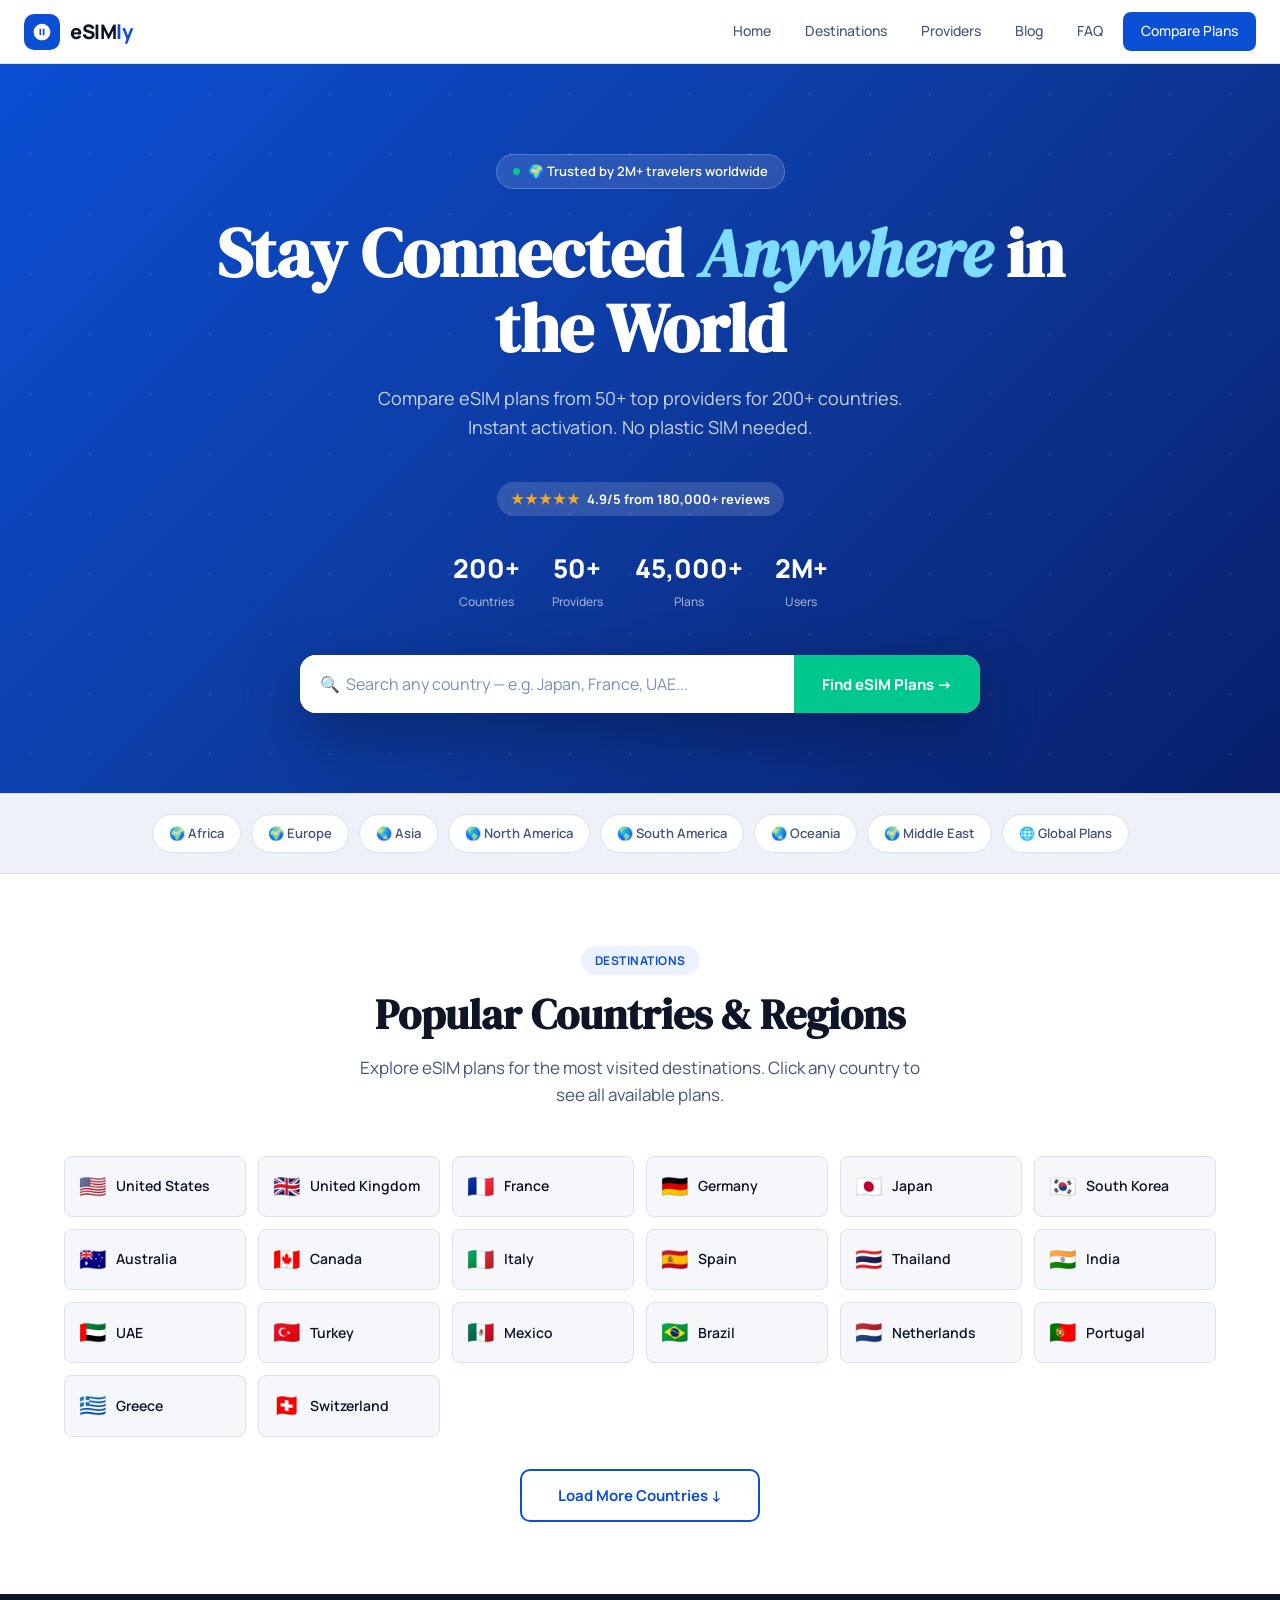
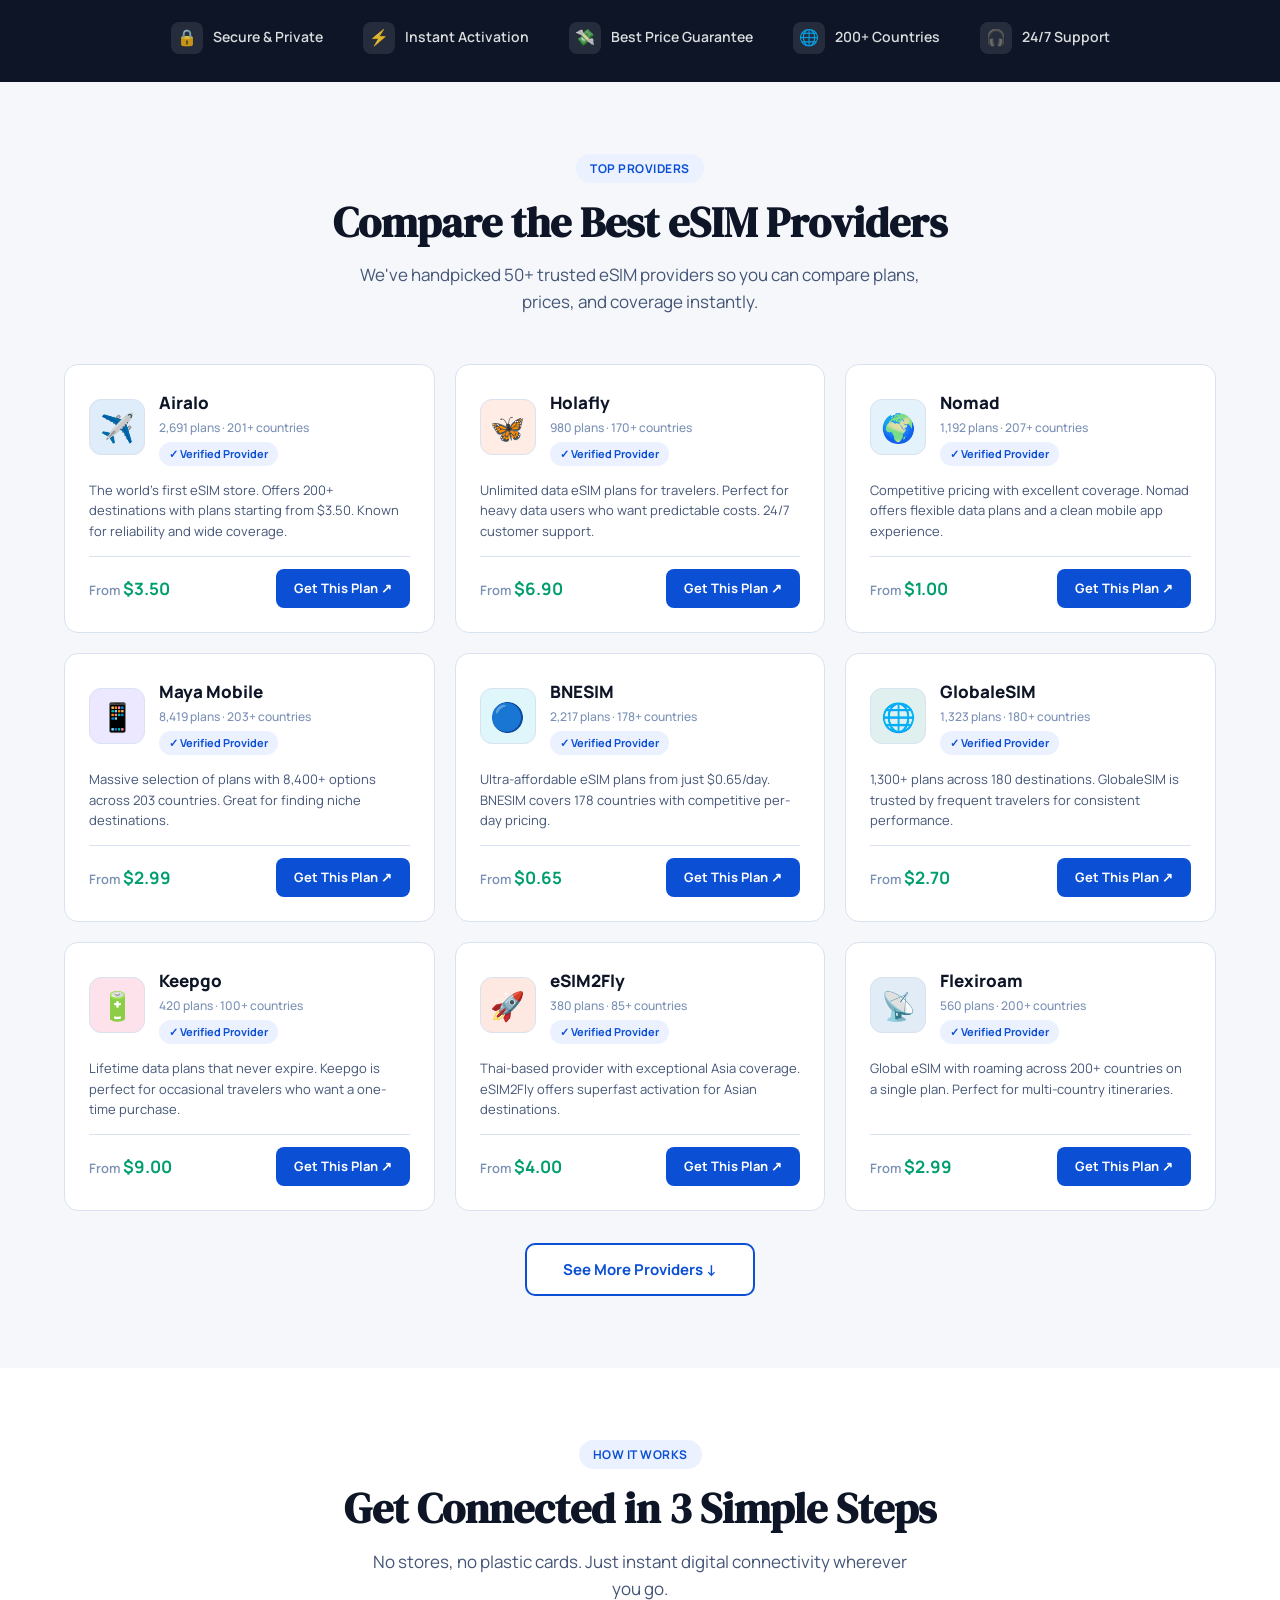
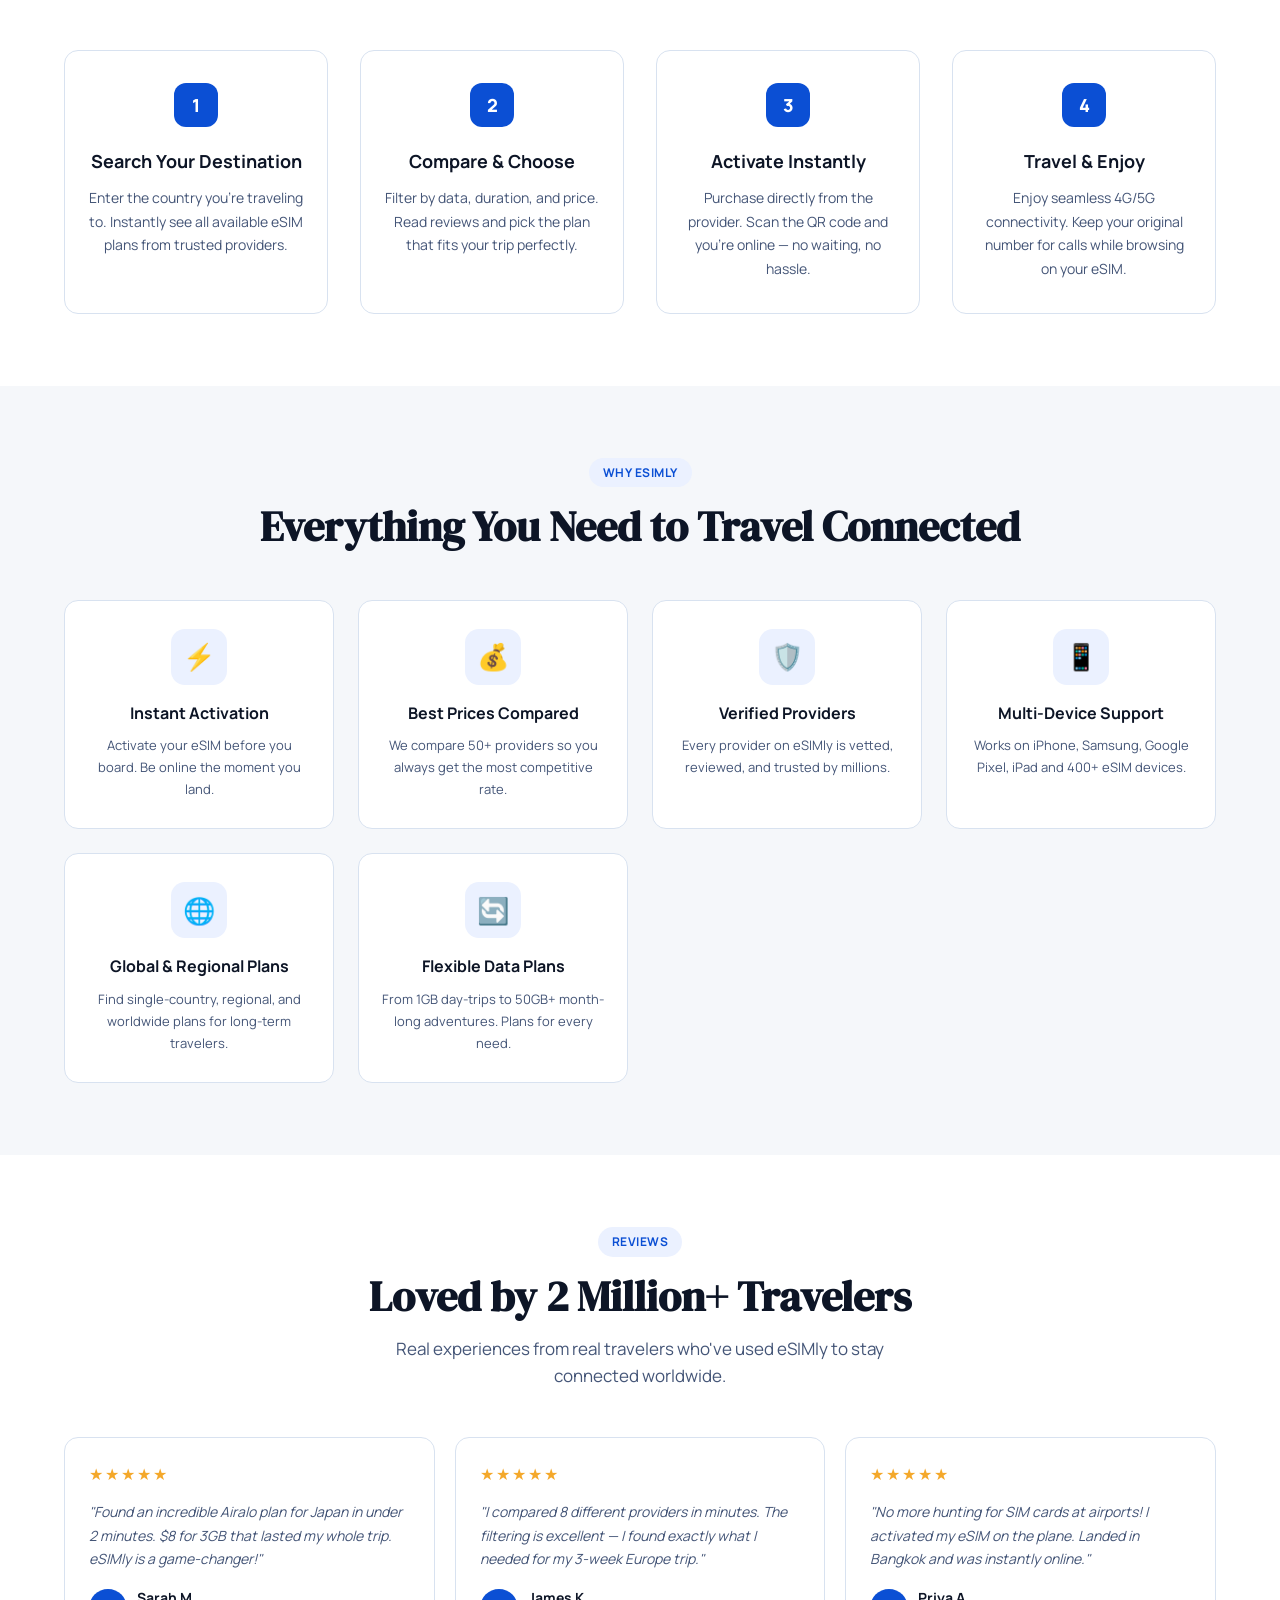
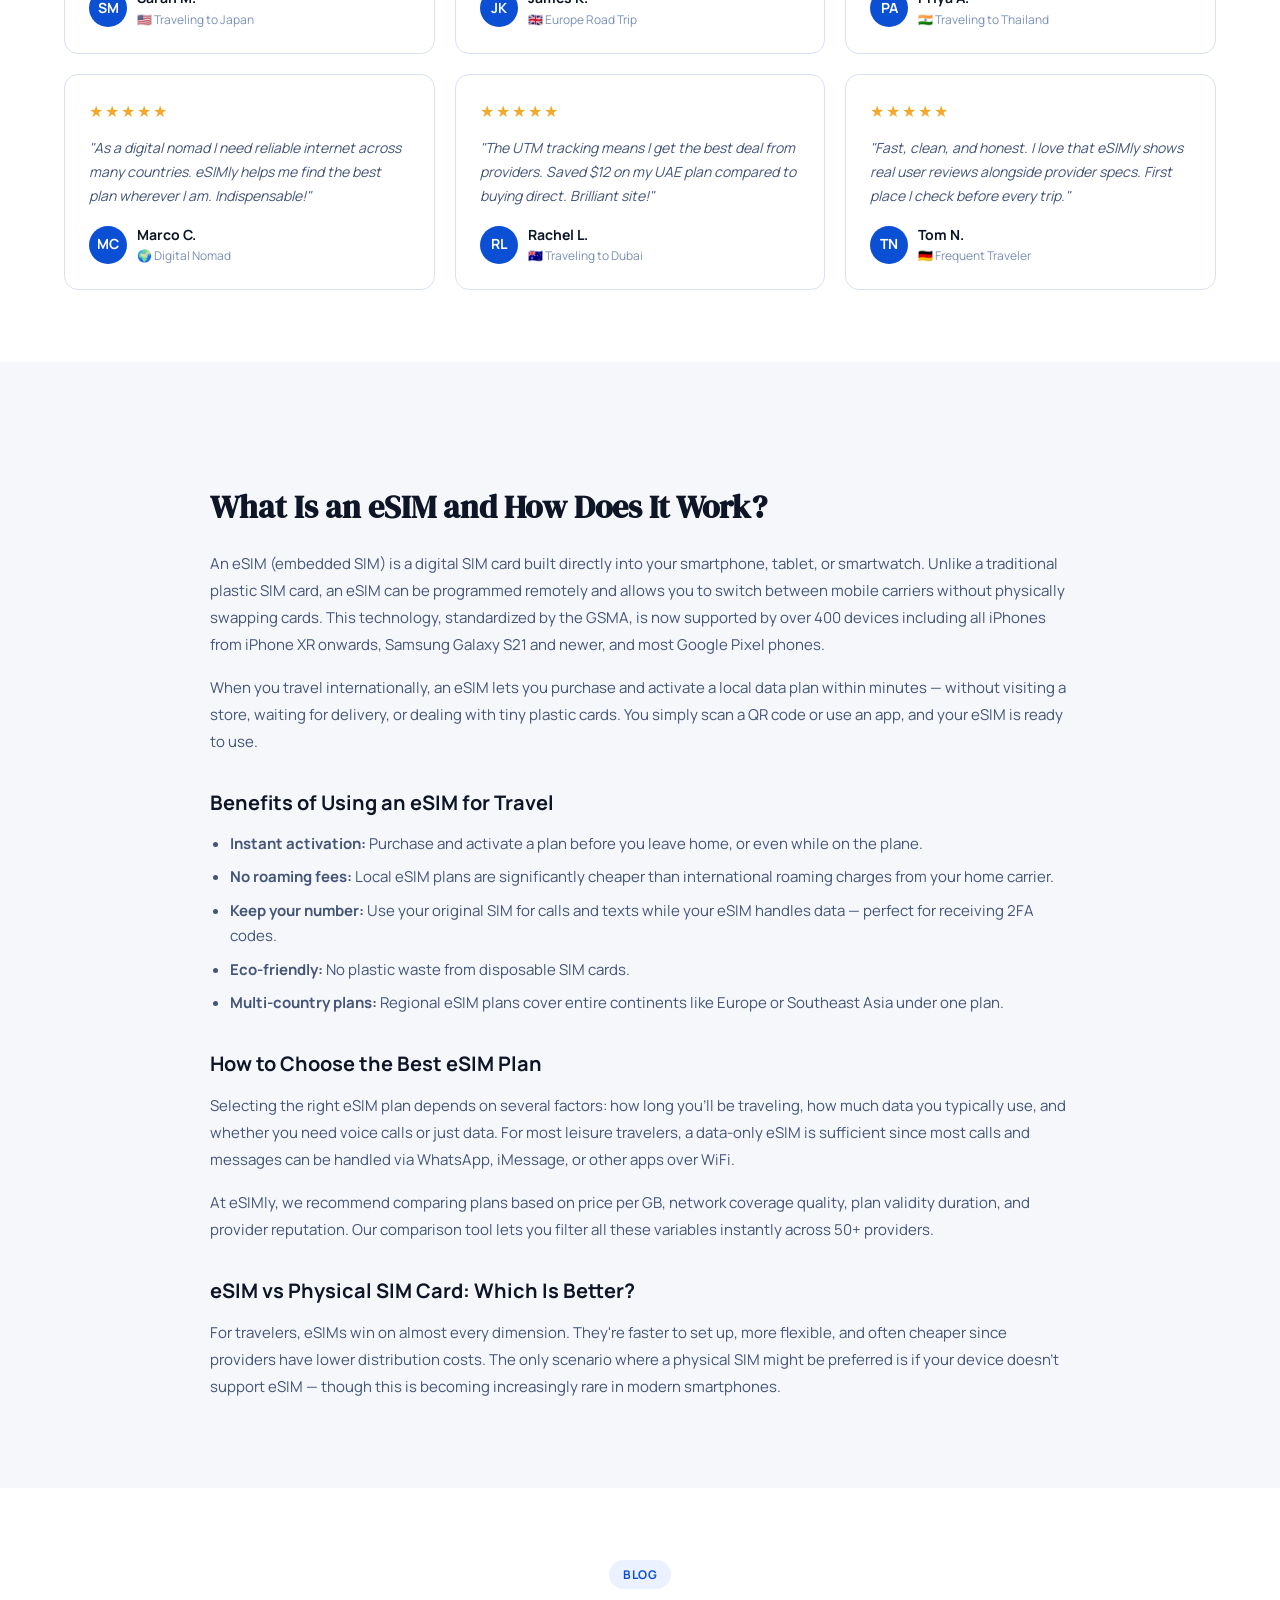
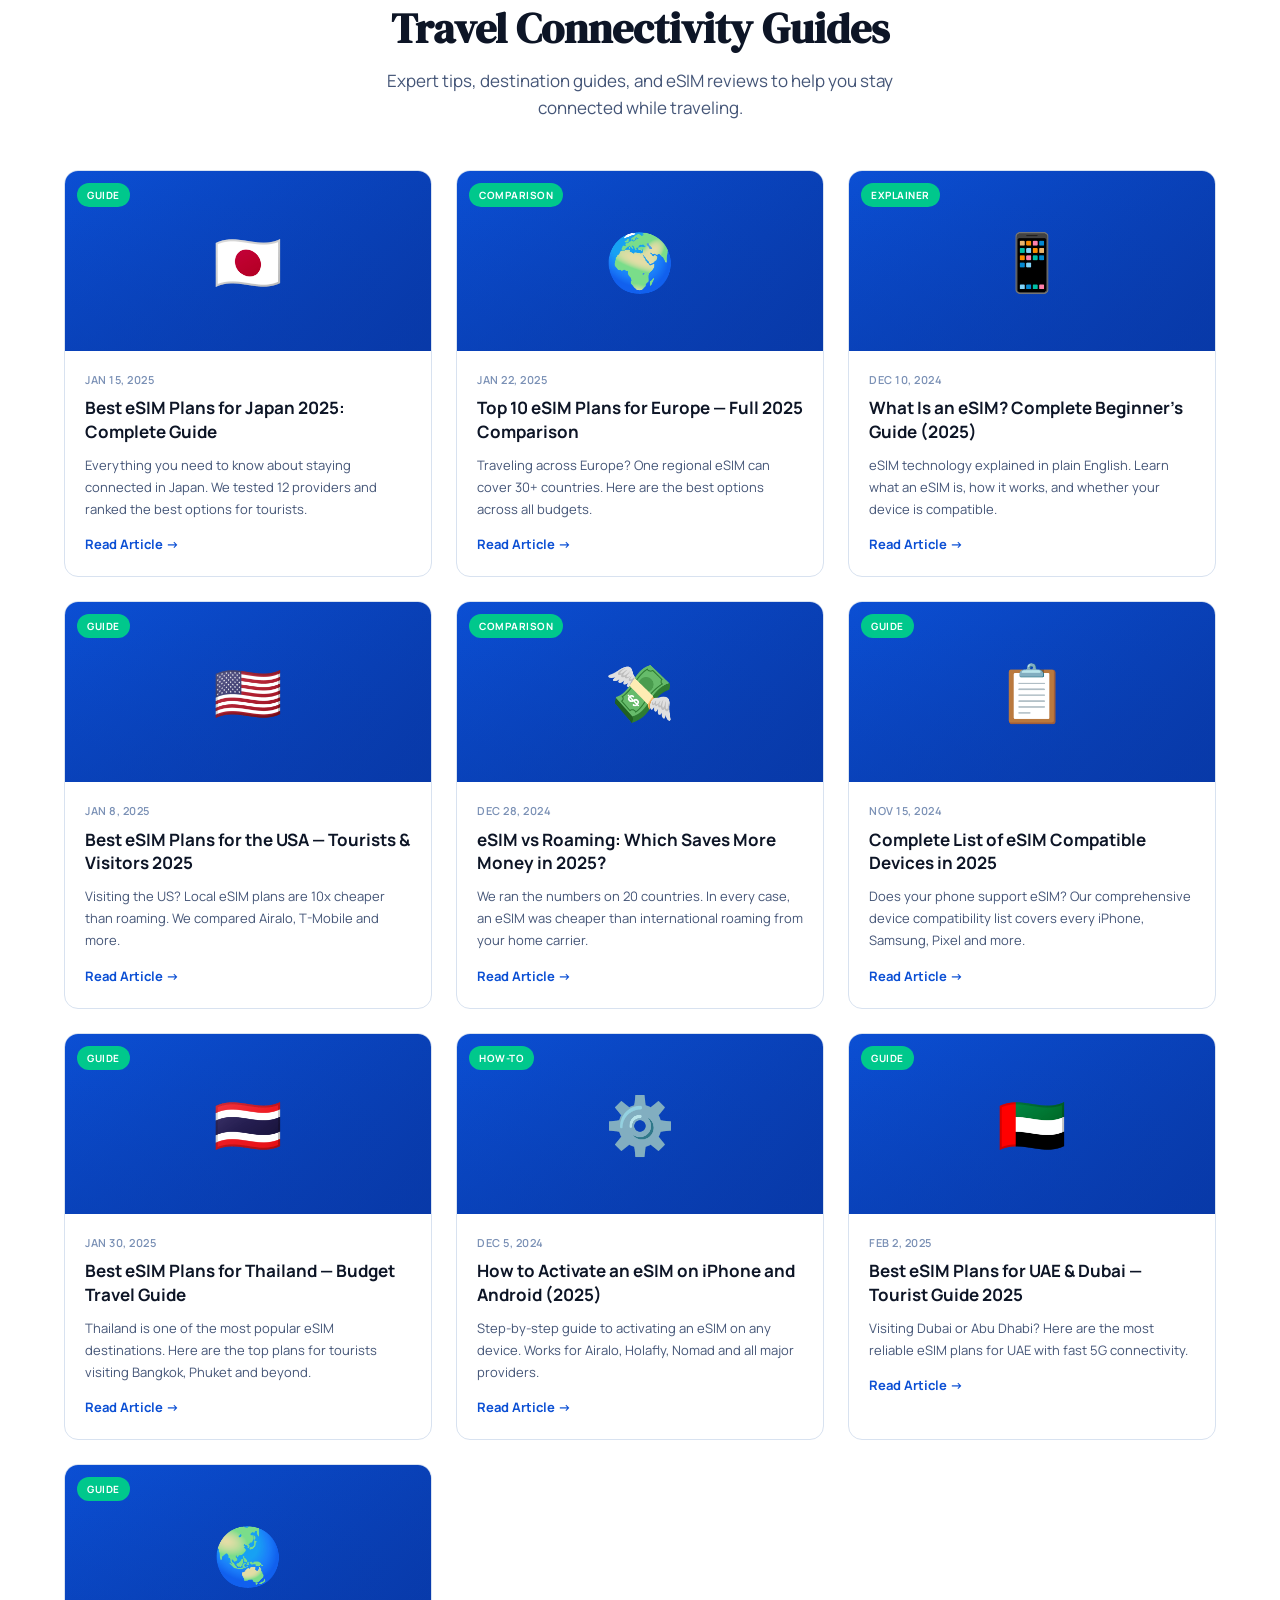
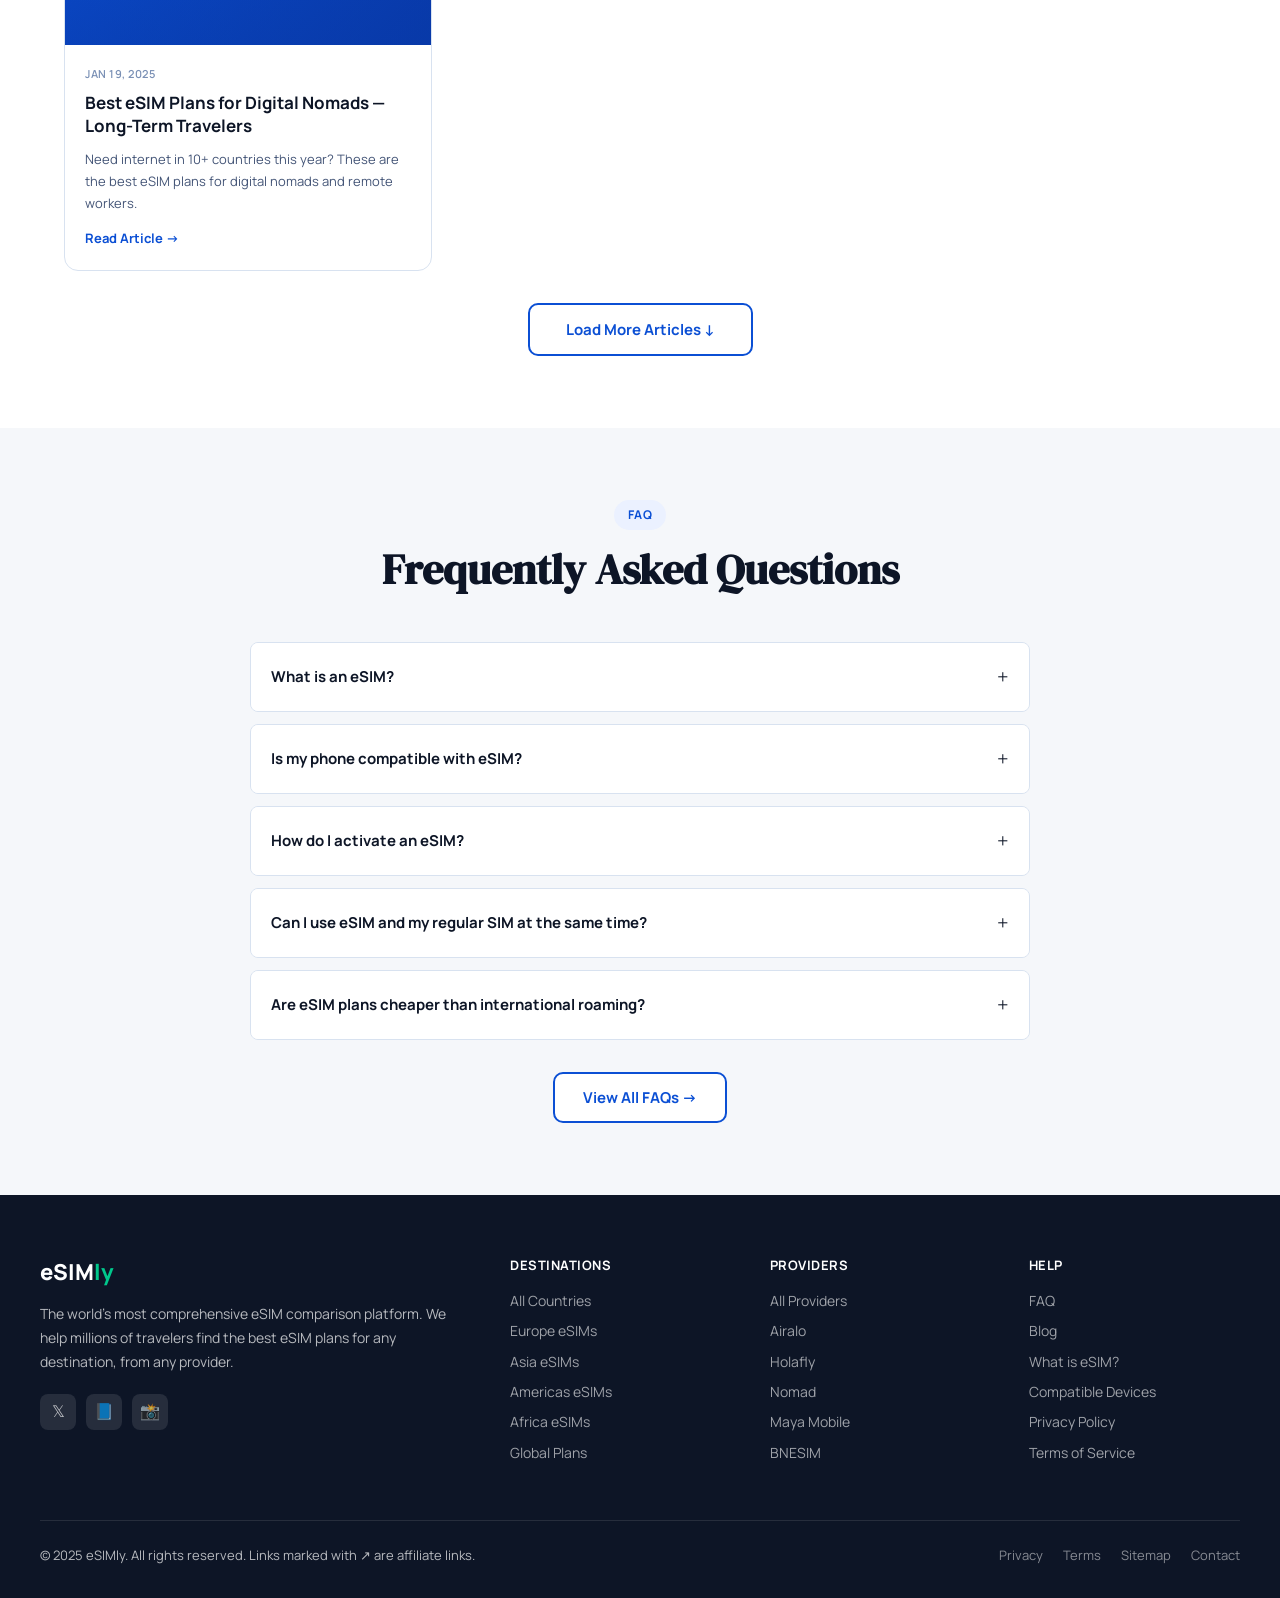
<file: index.html>
<!DOCTYPE html>
<html lang="en">
<head>
<meta charset="UTF-8">
<meta name="viewport" content="width=device-width, initial-scale=1.0">
<title>eSIMly – Compare & Buy eSIM Plans for 200+ Countries</title>
<meta name="description" content="Compare the best eSIM plans from 50+ providers for 200+ countries. Instant activation, no physical SIM needed. Save on roaming with eSIMly.">
<meta name="keywords" content="eSIM, travel eSIM, international eSIM, buy eSIM, best eSIM provider, compare eSIM plans">
<meta property="og:title" content="eSIMly – Compare & Buy eSIM Plans for 200+ Countries">
<meta property="og:description" content="Compare the best eSIM plans from 50+ providers. Instant activation, no roaming fees.">
<meta property="og:type" content="website">
<link rel="canonical" href="https://esimly.com/">
<link rel="preconnect" href="https://fonts.googleapis.com">
<link rel="preconnect" href="https://fonts.gstatic.com" crossorigin>
<link href="https://fonts.googleapis.com/css2?family=DM+Serif+Display:ital@0;1&family=Manrope:wght@300;400;500;600;700;800&display=swap" rel="stylesheet">

<style>
  *, *::before, *::after { box-sizing: border-box; margin: 0; padding: 0; }

  :root {
    --primary: #0B4FD4;
    --primary-dark: #0839A8;
    --primary-light: #EBF1FF;
    --accent: #00C88C;
    --accent-dark: #009E6E;
    --surface: #FFFFFF;
    --bg: #F5F7FA;
    --bg2: #EEF2F8;
    --text: #0D1526;
    --text2: #445577;
    --text3: #7A90B5;
    --border: #D8E2F0;
    --border2: #BFD0E8;
    --radius: 14px;
    --radius-sm: 8px;
    --radius-lg: 22px;
    --shadow: 0 2px 16px rgba(11,79,212,0.08);
    --shadow-md: 0 8px 40px rgba(11,79,212,0.13);
    --font: 'Manrope', sans-serif;
    --font-display: 'DM Serif Display', serif;
  }

  body { font-family: var(--font); background: var(--bg); color: var(--text); line-height: 1.6; font-size: 15px; }
  
  /* ========== NAVBAR ========== */
  nav {
    position: sticky; top: 0; z-index: 1000;
    background: rgba(255,255,255,0.96);
    backdrop-filter: blur(12px);
    border-bottom: 1px solid var(--border);
    padding: 0 24px;
    height: 64px; display: flex; align-items: center; justify-content: space-between;
  }
  .nav-logo { display: flex; align-items: center; gap: 10px; cursor: pointer; text-decoration: none; }
  .nav-logo-icon { width: 36px; height: 36px; background: var(--primary); border-radius: 10px; display: flex; align-items: center; justify-content: center; }
  .nav-logo-icon svg { width: 20px; height: 20px; fill: white; }
  .nav-logo-text { font-size: 20px; font-weight: 800; color: var(--text); letter-spacing: -0.5px; }
  .nav-logo-text span { color: var(--primary); }
  .nav-links { display: flex; gap: 6px; align-items: center; }
  .nav-links a { text-decoration: none; color: var(--text2); font-size: 14px; font-weight: 500; padding: 7px 14px; border-radius: 8px; transition: all .2s; cursor: pointer; }
  .nav-links a:hover, .nav-links a.active { background: var(--primary-light); color: var(--primary); }
  .nav-cta { background: var(--primary); color: white !important; border-radius: 8px; padding: 8px 18px !important; }
  .nav-cta:hover { background: var(--primary-dark) !important; color: white !important; }
  .nav-hamburger { display: none; flex-direction: column; gap: 5px; cursor: pointer; padding: 4px; }
  .nav-hamburger span { display: block; width: 22px; height: 2px; background: var(--text); border-radius: 2px; }
  .mobile-menu { display: none; position: fixed; top: 64px; left: 0; right: 0; background: white; border-bottom: 1px solid var(--border); padding: 16px 24px; z-index: 999; flex-direction: column; gap: 4px; }
  .mobile-menu.open { display: flex; }
  .mobile-menu a { padding: 10px 14px; border-radius: 8px; color: var(--text2); font-weight: 500; cursor: pointer; text-decoration: none; }
  .mobile-menu a:hover { background: var(--primary-light); color: var(--primary); }

  /* ========== PAGE SYSTEM ========== */
  .page { display: none; }
  .page.active { display: block; }

  /* ========== HERO ========== */
  .hero {
    background: linear-gradient(135deg, #0B4FD4 0%, #0D3A9E 50%, #081F6B 100%);
    padding: 90px 24px 80px;
    text-align: center;
    position: relative;
    overflow: hidden;
  }
  .hero::before {
    content: '';
    position: absolute; top: 0; left: 0; right: 0; bottom: 0;
    background: url("data:image/svg+xml,%3Csvg xmlns='http://www.w3.org/2000/svg' width='60' height='60'%3E%3Ccircle cx='30' cy='30' r='1.5' fill='rgba(255,255,255,0.08)'/%3E%3C/svg%3E");
    background-size: 60px 60px;
  }
  .hero-badge {
    display: inline-flex; align-items: center; gap: 8px;
    background: rgba(255,255,255,0.12); border: 1px solid rgba(255,255,255,0.2);
    color: white; font-size: 13px; font-weight: 600; padding: 6px 16px;
    border-radius: 50px; margin-bottom: 28px; position: relative;
  }
  .hero-badge::before { content: ''; width: 7px; height: 7px; background: var(--accent); border-radius: 50%; }
  .hero h1 {
    font-family: var(--font-display);
    font-size: clamp(38px, 6vw, 68px);
    color: white; line-height: 1.1; margin-bottom: 18px;
    position: relative;
    max-width: 860px; margin-left: auto; margin-right: auto;
  }
  .hero h1 em { font-style: italic; color: #7EDDFF; }
  .hero p { color: rgba(255,255,255,0.78); font-size: 18px; max-width: 560px; margin: 0 auto 40px; position: relative; }
  .hero-stats { display: flex; gap: 32px; justify-content: center; margin-bottom: 44px; position: relative; flex-wrap: wrap; }
  .hero-stat { text-align: center; }
  .hero-stat-num { font-size: 26px; font-weight: 800; color: white; }
  .hero-stat-label { font-size: 12px; color: rgba(255,255,255,0.6); font-weight: 500; margin-top: 2px; }

  /* ========== SEARCH BOX ========== */
  .search-box {
    max-width: 680px; margin: 0 auto; position: relative; z-index: 2;
  }
  .search-inner {
    display: flex; background: white; border-radius: 16px;
    box-shadow: 0 20px 60px rgba(0,0,0,0.3);
    overflow: hidden;
  }
  .search-inner input {
    flex: 1; border: none; outline: none;
    padding: 18px 20px; font-size: 16px; font-family: var(--font);
    color: var(--text); background: white;
  }
  .search-inner input::placeholder { color: var(--text3); }
  .search-btn {
    background: var(--accent); color: white; border: none; cursor: pointer;
    padding: 0 28px; font-size: 15px; font-weight: 700; font-family: var(--font);
    transition: background .2s; white-space: nowrap;
  }
  .search-btn:hover { background: var(--accent-dark); }
  .search-suggestions {
    position: absolute; top: calc(100% + 8px); left: 0; right: 0;
    background: white; border-radius: 14px; box-shadow: var(--shadow-md);
    border: 1px solid var(--border); overflow: hidden; display: none; z-index: 100;
  }
  .search-suggestions.show { display: block; }
  .search-suggestion {
    padding: 12px 20px; cursor: pointer; display: flex; align-items: center; gap: 12px;
    font-size: 14px; color: var(--text); transition: background .15s;
  }
  .search-suggestion:hover { background: var(--primary-light); color: var(--primary); }
  .search-suggestion .flag { font-size: 20px; }

  /* ========== SECTIONS ========== */
  section { padding: 72px 24px; max-width: 1200px; margin: 0 auto; }
  .section-header { text-align: center; margin-bottom: 48px; }
  .section-tag { display: inline-block; background: var(--primary-light); color: var(--primary); font-size: 12px; font-weight: 700; padding: 5px 14px; border-radius: 50px; margin-bottom: 14px; letter-spacing: 0.5px; text-transform: uppercase; }
  .section-title { font-family: var(--font-display); font-size: clamp(28px, 4vw, 42px); color: var(--text); line-height: 1.2; margin-bottom: 14px; }
  .section-desc { color: var(--text2); font-size: 17px; max-width: 560px; margin: 0 auto; }
  .section-divider { border: none; border-top: 1px solid var(--border); margin: 0; }

  /* ========== COUNTRIES GRID ========== */
  .countries-section { background: white; }
  .countries-section > div { max-width: 1200px; margin: 0 auto; padding: 72px 24px; }
  .countries-grid { display: grid; grid-template-columns: repeat(auto-fill, minmax(160px, 1fr)); gap: 12px; }
  .country-card {
    display: flex; align-items: center; gap: 10px;
    padding: 12px 14px; background: var(--bg); border: 1px solid var(--border);
    border-radius: var(--radius-sm); cursor: pointer; text-decoration: none;
    transition: all .2s; font-size: 14px; font-weight: 600; color: var(--text);
  }
  .country-card:hover { background: var(--primary-light); border-color: var(--primary); color: var(--primary); transform: translateY(-2px); box-shadow: var(--shadow); }
  .country-card .flag { font-size: 22px; }
  .load-more-btn {
    display: block; margin: 32px auto 0;
    background: var(--surface); border: 2px solid var(--primary); color: var(--primary);
    font-family: var(--font); font-size: 15px; font-weight: 700;
    padding: 14px 36px; border-radius: 10px; cursor: pointer; transition: all .2s;
  }
  .load-more-btn:hover { background: var(--primary); color: white; }

  /* ========== PROVIDERS GRID ========== */
  .providers-grid { display: grid; grid-template-columns: repeat(auto-fill, minmax(320px, 1fr)); gap: 20px; }
  .provider-card {
    background: white; border: 1px solid var(--border); border-radius: var(--radius);
    padding: 24px; display: flex; flex-direction: column; gap: 14px;
    transition: all .25s; cursor: pointer;
  }
  .provider-card:hover { box-shadow: var(--shadow-md); border-color: var(--primary); transform: translateY(-3px); }
  .provider-top { display: flex; align-items: center; gap: 14px; }
  .provider-logo {
    width: 56px; height: 56px; border-radius: 12px; background: var(--bg2);
    display: flex; align-items: center; justify-content: center;
    font-size: 22px; font-weight: 800; color: var(--primary); border: 1px solid var(--border); flex-shrink: 0;
  }
  .provider-name { font-size: 17px; font-weight: 800; color: var(--text); }
  .provider-meta { font-size: 12px; color: var(--text3); font-weight: 500; margin-top: 2px; }
  .provider-badge { display: inline-flex; align-items: center; gap: 4px; background: var(--primary-light); color: var(--primary); font-size: 11px; font-weight: 700; padding: 3px 10px; border-radius: 50px; }
  .provider-desc { font-size: 13px; color: var(--text2); line-height: 1.6; flex: 1; }
  .provider-footer { display: flex; align-items: center; justify-content: space-between; padding-top: 12px; border-top: 1px solid var(--border); }
  .provider-price { font-size: 13px; color: var(--text3); font-weight: 600; }
  .provider-price strong { color: var(--accent-dark); font-size: 17px; }
  .provider-cta {
    background: var(--primary); color: white; border: none; cursor: pointer;
    font-family: var(--font); font-size: 13px; font-weight: 700;
    padding: 9px 18px; border-radius: 8px; transition: background .2s; text-decoration: none;
    display: inline-block;
  }
  .provider-cta:hover { background: var(--primary-dark); }

  /* ========== TRUST BADGES ========== */
  .trust-strip { background: var(--text); padding: 28px 24px; }
  .trust-strip-inner { max-width: 1100px; margin: 0 auto; display: flex; gap: 40px; align-items: center; justify-content: center; flex-wrap: wrap; }
  .trust-item { display: flex; align-items: center; gap: 10px; color: rgba(255,255,255,0.85); font-size: 14px; font-weight: 600; }
  .trust-icon { width: 32px; height: 32px; background: rgba(255,255,255,0.1); border-radius: 8px; display: flex; align-items: center; justify-content: center; font-size: 16px; }

  /* ========== HOW IT WORKS ========== */
  .steps-grid { display: grid; grid-template-columns: repeat(auto-fit, minmax(240px, 1fr)); gap: 32px; }
  .step-card { background: white; border: 1px solid var(--border); border-radius: var(--radius); padding: 32px 24px; text-align: center; position: relative; }
  .step-num { width: 44px; height: 44px; background: var(--primary); color: white; font-size: 18px; font-weight: 800; border-radius: 12px; display: flex; align-items: center; justify-content: center; margin: 0 auto 20px; }
  .step-title { font-size: 18px; font-weight: 700; margin-bottom: 10px; }
  .step-desc { color: var(--text2); font-size: 14px; line-height: 1.7; }

  /* ========== REVIEWS ========== */
  .reviews-grid { display: grid; grid-template-columns: repeat(auto-fit, minmax(280px, 1fr)); gap: 20px; }
  .review-card { background: white; border: 1px solid var(--border); border-radius: var(--radius); padding: 24px; }
  .review-stars { color: #F4A82A; font-size: 16px; margin-bottom: 12px; letter-spacing: 2px; }
  .review-text { font-size: 14px; color: var(--text2); line-height: 1.7; margin-bottom: 16px; font-style: italic; }
  .review-author { display: flex; align-items: center; gap: 10px; }
  .review-avatar { width: 38px; height: 38px; border-radius: 50%; background: var(--primary); color: white; display: flex; align-items: center; justify-content: center; font-weight: 700; font-size: 14px; }
  .review-name { font-weight: 700; font-size: 14px; }
  .review-location { font-size: 12px; color: var(--text3); }

  /* ========== SEO CONTENT ========== */
  .seo-content { max-width: 860px; margin: 0 auto; }
  .seo-content h2 { font-family: var(--font-display); font-size: 32px; margin-bottom: 16px; margin-top: 48px; color: var(--text); }
  .seo-content h3 { font-size: 20px; font-weight: 700; margin-bottom: 12px; margin-top: 32px; color: var(--text); }
  .seo-content p { color: var(--text2); margin-bottom: 16px; line-height: 1.8; }
  .seo-content ul { padding-left: 20px; color: var(--text2); margin-bottom: 16px; }
  .seo-content li { margin-bottom: 8px; line-height: 1.7; }

  /* ========== FAQ ========== */
  .faq-list { max-width: 780px; margin: 0 auto; }
  .faq-item { border: 1px solid var(--border); border-radius: var(--radius-sm); margin-bottom: 12px; overflow: hidden; }
  .faq-question { padding: 18px 20px; font-weight: 700; font-size: 15px; cursor: pointer; display: flex; justify-content: space-between; align-items: center; background: white; }
  .faq-question:hover { background: var(--primary-light); color: var(--primary); }
  .faq-toggle { font-size: 20px; font-weight: 300; transition: transform .3s; }
  .faq-answer { display: none; padding: 0 20px 18px; color: var(--text2); font-size: 14px; line-height: 1.8; background: white; }
  .faq-item.open .faq-answer { display: block; }
  .faq-item.open .faq-toggle { transform: rotate(45deg); }
  .faq-item.open .faq-question { color: var(--primary); }

  /* ========== BLOG SECTION ========== */
  .blog-grid { display: grid; grid-template-columns: repeat(auto-fill, minmax(310px, 1fr)); gap: 24px; }
  .blog-card { background: white; border: 1px solid var(--border); border-radius: var(--radius); overflow: hidden; transition: all .25s; cursor: pointer; }
  .blog-card:hover { box-shadow: var(--shadow-md); transform: translateY(-3px); }
  .blog-img { height: 180px; background: linear-gradient(135deg, var(--primary), var(--primary-dark)); display: flex; align-items: center; justify-content: center; font-size: 48px; position: relative; overflow: hidden; }
  .blog-img-overlay { position: absolute; inset: 0; background: linear-gradient(to bottom, transparent, rgba(8,57,168,0.4)); }
  .blog-category { position: absolute; top: 12px; left: 12px; background: var(--accent); color: white; font-size: 10px; font-weight: 700; padding: 4px 10px; border-radius: 50px; text-transform: uppercase; letter-spacing: 0.5px; }
  .blog-body { padding: 20px; }
  .blog-date { font-size: 11px; color: var(--text3); font-weight: 600; margin-bottom: 8px; text-transform: uppercase; letter-spacing: 0.5px; }
  .blog-title { font-size: 17px; font-weight: 700; color: var(--text); line-height: 1.4; margin-bottom: 10px; }
  .blog-excerpt { font-size: 13px; color: var(--text2); line-height: 1.7; }
  .blog-read-more { display: inline-flex; align-items: center; gap: 6px; margin-top: 14px; font-size: 13px; font-weight: 700; color: var(--primary); cursor: pointer; }

  /* ========== COUNTRY DETAIL PAGE ========== */
  .country-hero { background: linear-gradient(135deg, #0B4FD4, #0D3A9E); padding: 60px 24px; text-align: center; }
  .country-hero h1 { font-family: var(--font-display); font-size: clamp(30px,5vw,52px); color: white; margin-bottom: 12px; }
  .country-hero p { color: rgba(255,255,255,0.8); font-size: 17px; }
  .country-flag-big { font-size: 72px; margin-bottom: 16px; display: block; }
  .breadcrumb { display: flex; align-items: center; gap: 8px; font-size: 13px; color: rgba(255,255,255,0.6); margin-bottom: 24px; justify-content: center; }
  .breadcrumb a { color: rgba(255,255,255,0.6); cursor: pointer; text-decoration: none; }
  .breadcrumb a:hover { color: white; }
  .breadcrumb span { color: rgba(255,255,255,0.4); }

  /* ========== BLOG POST PAGE ========== */
  .blog-post-hero { background: linear-gradient(135deg, #0B4FD4, #0D3A9E); padding: 60px 24px 40px; text-align: center; }
  .blog-post-hero h1 { font-family: var(--font-display); font-size: clamp(28px,4vw,48px); color: white; max-width: 800px; margin: 16px auto 0; line-height: 1.2; }
  .blog-post-body { max-width: 780px; margin: 0 auto; padding: 48px 24px; }
  .blog-post-body h2 { font-family: var(--font-display); font-size: 28px; margin: 40px 0 14px; }
  .blog-post-body h3 { font-size: 20px; font-weight: 700; margin: 28px 0 10px; }
  .blog-post-body p { color: var(--text2); line-height: 1.85; margin-bottom: 18px; }
  .blog-post-body ul { padding-left: 20px; color: var(--text2); margin-bottom: 18px; }
  .blog-post-body li { margin-bottom: 8px; line-height: 1.7; }

  /* ========== FOOTER ========== */
  footer { background: var(--text); color: rgba(255,255,255,0.7); padding: 60px 24px 32px; }
  .footer-inner { max-width: 1200px; margin: 0 auto; }
  .footer-top { display: grid; grid-template-columns: 2fr 1fr 1fr 1fr; gap: 48px; margin-bottom: 48px; }
  .footer-brand-name { font-size: 22px; font-weight: 800; color: white; margin-bottom: 12px; }
  .footer-brand-name span { color: var(--accent); }
  .footer-desc { font-size: 14px; line-height: 1.7; margin-bottom: 20px; }
  .footer-col-title { color: white; font-size: 13px; font-weight: 700; margin-bottom: 14px; text-transform: uppercase; letter-spacing: 0.5px; }
  .footer-col a { display: block; color: rgba(255,255,255,0.6); font-size: 14px; margin-bottom: 8px; cursor: pointer; text-decoration: none; transition: color .2s; }
  .footer-col a:hover { color: white; }
  .footer-bottom { border-top: 1px solid rgba(255,255,255,0.1); padding-top: 24px; display: flex; justify-content: space-between; align-items: center; flex-wrap: gap; gap: 12px; }
  .footer-copy { font-size: 13px; }
  .footer-links { display: flex; gap: 20px; }
  .footer-links a { font-size: 13px; color: rgba(255,255,255,0.5); cursor: pointer; text-decoration: none; }
  .footer-links a:hover { color: white; }

  /* ========== UTILITY ========== */
  .btn-primary {
    display: inline-flex; align-items: center; gap: 8px;
    background: var(--primary); color: white; border: none;
    font-family: var(--font); font-size: 15px; font-weight: 700;
    padding: 14px 28px; border-radius: 10px; cursor: pointer; transition: all .2s;
    text-decoration: none;
  }
  .btn-primary:hover { background: var(--primary-dark); transform: translateY(-1px); }
  .btn-secondary {
    display: inline-flex; align-items: center; gap: 8px;
    background: white; color: var(--primary); border: 2px solid var(--primary);
    font-family: var(--font); font-size: 15px; font-weight: 700;
    padding: 13px 28px; border-radius: 10px; cursor: pointer; transition: all .2s;
    text-decoration: none;
  }
  .btn-secondary:hover { background: var(--primary-light); transform: translateY(-1px); }
  .text-center { text-align: center; }
  .mt-8 { margin-top: 8px; }
  .mt-16 { margin-top: 16px; }
  .mt-32 { margin-top: 32px; }
  .mt-48 { margin-top: 48px; }
  .full-bg { background: white; }
  .full-bg2 { background: var(--bg); }
  .container { max-width: 1200px; margin: 0 auto; padding: 0 24px; }

  /* Regions strip */
  .regions-strip { background: var(--bg2); padding: 20px 24px; border-top: 1px solid var(--border); border-bottom: 1px solid var(--border); }
  .regions-inner { max-width: 1200px; margin: 0 auto; display: flex; gap: 10px; flex-wrap: wrap; justify-content: center; }
  .region-tag { display: inline-flex; align-items: center; gap: 6px; background: white; border: 1px solid var(--border); padding: 8px 16px; border-radius: 50px; font-size: 13px; font-weight: 600; color: var(--text2); cursor: pointer; transition: all .2s; text-decoration: none; }
  .region-tag:hover { background: var(--primary); color: white; border-color: var(--primary); }

  /* Rating badge */
  .rating-badge { display: inline-flex; align-items: center; gap: 6px; background: rgba(255,255,255,0.15); color: white; padding: 6px 14px; border-radius: 50px; font-size: 13px; font-weight: 700; margin-bottom: 32px; }
  .stars-inline { color: #F4A82A; letter-spacing: 1px; font-size: 14px; }

  /* Feature grid */
  .features-grid { display: grid; grid-template-columns: repeat(auto-fit, minmax(220px, 1fr)); gap: 24px; }
  .feature-card { background: white; border: 1px solid var(--border); border-radius: var(--radius); padding: 28px 22px; text-align: center; }
  .feature-icon { width: 56px; height: 56px; background: var(--primary-light); border-radius: 14px; display: flex; align-items: center; justify-content: center; margin: 0 auto 16px; font-size: 26px; }
  .feature-title { font-size: 16px; font-weight: 700; margin-bottom: 8px; }
  .feature-desc { font-size: 13px; color: var(--text2); line-height: 1.7; }

  @media (max-width: 768px) {
    .nav-links { display: none; }
    .nav-hamburger { display: flex; }
    .footer-top { grid-template-columns: 1fr 1fr; gap: 32px; }
    .hero { padding: 60px 20px 60px; }
    .search-btn { padding: 0 18px; font-size: 14px; }
    section { padding: 48px 20px; }
  }
  @media (max-width: 520px) {
    .footer-top { grid-template-columns: 1fr; }
    .footer-bottom { flex-direction: column; text-align: center; }
    .hero-stats { gap: 20px; }
  }
</style>
</head>
<body>

<!-- ===== NAVBAR ===== -->
<nav id="navbar">
  <a class="nav-logo" onclick="navigate('home')">
    <div class="nav-logo-icon">
      <svg viewBox="0 0 24 24"><path d="M12 2C6.48 2 2 6.48 2 12s4.48 10 10 10 10-4.48 10-10S17.52 2 12 2zm-1 14H9V8h2v8zm4 0h-2V8h2v8z"/></svg>
    </div>
    <div class="nav-logo-text">eSIM<span>ly</span></div>
  </a>
  <div class="nav-links">
    <a onclick="navigate('home')" id="nav-home">Home</a>
    <a onclick="navigate('countries')" id="nav-countries">Destinations</a>
    <a onclick="navigate('providers')" id="nav-providers">Providers</a>
    <a onclick="navigate('blog')" id="nav-blog">Blog</a>
    <a onclick="navigate('faq')" id="nav-faq">FAQ</a>
    <a class="nav-cta" onclick="navigate('providers')">Compare Plans</a>
  </div>
  <div class="nav-hamburger" onclick="toggleMobileMenu()">
    <span></span><span></span><span></span>
  </div>
</nav>
<div class="mobile-menu" id="mobileMenu">
  <a onclick="navigate('home');toggleMobileMenu()">Home</a>
  <a onclick="navigate('countries');toggleMobileMenu()">Destinations</a>
  <a onclick="navigate('providers');toggleMobileMenu()">Providers</a>
  <a onclick="navigate('blog');toggleMobileMenu()">Blog</a>
  <a onclick="navigate('faq');toggleMobileMenu()">FAQ</a>
</div>

<!-- ===== HOME PAGE ===== -->
<div class="page active" id="page-home">

  <!-- Hero -->
  <div class="hero">
    <div class="hero-badge">🌍 Trusted by 2M+ travelers worldwide</div>
    <h1>Stay Connected <em>Anywhere</em> in the World</h1>
    <p>Compare eSIM plans from 50+ top providers for 200+ countries. Instant activation. No plastic SIM needed.</p>
    <div class="rating-badge">
      <span class="stars-inline">★★★★★</span> 4.9/5 from 180,000+ reviews
    </div>
    <div class="hero-stats">
      <div class="hero-stat"><div class="hero-stat-num">200+</div><div class="hero-stat-label">Countries</div></div>
      <div class="hero-stat"><div class="hero-stat-num">50+</div><div class="hero-stat-label">Providers</div></div>
      <div class="hero-stat"><div class="hero-stat-num">45,000+</div><div class="hero-stat-label">Plans</div></div>
      <div class="hero-stat"><div class="hero-stat-num">2M+</div><div class="hero-stat-label">Users</div></div>
    </div>
    <!-- Search -->
    <div class="search-box">
      <div class="search-inner">
        <input type="text" id="heroSearch" placeholder="🔍  Search any country — e.g. Japan, France, UAE..." autocomplete="off" oninput="handleSearch(this.value)" onfocus="showSuggestions()" onblur="setTimeout(hideSuggestions,200)">
        <button class="search-btn" onclick="doSearch()">Find eSIM Plans →</button>
      </div>
      <div class="search-suggestions" id="searchSuggestions"></div>
    </div>
  </div>

  <!-- Regions strip -->
  <div class="regions-strip">
    <div class="regions-inner">
      <a class="region-tag" onclick="navigate('countries')">🌍 Africa</a>
      <a class="region-tag" onclick="navigate('countries')">🌍 Europe</a>
      <a class="region-tag" onclick="navigate('countries')">🌏 Asia</a>
      <a class="region-tag" onclick="navigate('countries')">🌎 North America</a>
      <a class="region-tag" onclick="navigate('countries')">🌎 South America</a>
      <a class="region-tag" onclick="navigate('countries')">🌏 Oceania</a>
      <a class="region-tag" onclick="navigate('countries')">🌍 Middle East</a>
      <a class="region-tag" onclick="navigate('countries')">🌐 Global Plans</a>
    </div>
  </div>

  <!-- Popular Countries -->
  <div class="full-bg">
    <section>
      <div class="section-header">
        <div class="section-tag">Destinations</div>
        <h2 class="section-title">Popular Countries & Regions</h2>
        <p class="section-desc">Explore eSIM plans for the most visited destinations. Click any country to see all available plans.</p>
      </div>
      <div class="countries-grid" id="homeCountriesGrid"></div>
      <button class="load-more-btn" id="homeLoadMoreCountries" onclick="loadMoreHomeCountries()">Load More Countries ↓</button>
    </section>
  </div>

  <!-- Trust strip -->
  <div class="trust-strip">
    <div class="trust-strip-inner">
      <div class="trust-item"><div class="trust-icon">🔒</div>Secure & Private</div>
      <div class="trust-item"><div class="trust-icon">⚡</div>Instant Activation</div>
      <div class="trust-item"><div class="trust-icon">💸</div>Best Price Guarantee</div>
      <div class="trust-item"><div class="trust-icon">🌐</div>200+ Countries</div>
      <div class="trust-item"><div class="trust-icon">🎧</div>24/7 Support</div>
    </div>
  </div>

  <!-- Providers Section -->
  <div class="full-bg2">
    <section>
      <div class="section-header">
        <div class="section-tag">Top Providers</div>
        <h2 class="section-title">Compare the Best eSIM Providers</h2>
        <p class="section-desc">We've handpicked 50+ trusted eSIM providers so you can compare plans, prices, and coverage instantly.</p>
      </div>
      <div class="providers-grid" id="homeProvidersGrid"></div>
      <div class="text-center mt-32">
        <button class="load-more-btn" id="homeLoadMoreProviders" onclick="loadMoreHomeProviders()">See More Providers ↓</button>
      </div>
    </section>
  </div>

  <!-- How it Works -->
  <div class="full-bg">
    <section>
      <div class="section-header">
        <div class="section-tag">How It Works</div>
        <h2 class="section-title">Get Connected in 3 Simple Steps</h2>
        <p class="section-desc">No stores, no plastic cards. Just instant digital connectivity wherever you go.</p>
      </div>
      <div class="steps-grid">
        <div class="step-card"><div class="step-num">1</div><div class="step-title">Search Your Destination</div><div class="step-desc">Enter the country you're traveling to. Instantly see all available eSIM plans from trusted providers.</div></div>
        <div class="step-card"><div class="step-num">2</div><div class="step-title">Compare & Choose</div><div class="step-desc">Filter by data, duration, and price. Read reviews and pick the plan that fits your trip perfectly.</div></div>
        <div class="step-card"><div class="step-num">3</div><div class="step-title">Activate Instantly</div><div class="step-desc">Purchase directly from the provider. Scan the QR code and you're online — no waiting, no hassle.</div></div>
        <div class="step-card"><div class="step-num">4</div><div class="step-title">Travel & Enjoy</div><div class="step-desc">Enjoy seamless 4G/5G connectivity. Keep your original number for calls while browsing on your eSIM.</div></div>
      </div>
    </section>
  </div>

  <!-- Features -->
  <div class="full-bg2">
    <section>
      <div class="section-header">
        <div class="section-tag">Why eSIMly</div>
        <h2 class="section-title">Everything You Need to Travel Connected</h2>
      </div>
      <div class="features-grid">
        <div class="feature-card"><div class="feature-icon">⚡</div><div class="feature-title">Instant Activation</div><div class="feature-desc">Activate your eSIM before you board. Be online the moment you land.</div></div>
        <div class="feature-card"><div class="feature-icon">💰</div><div class="feature-title">Best Prices Compared</div><div class="feature-desc">We compare 50+ providers so you always get the most competitive rate.</div></div>
        <div class="feature-card"><div class="feature-icon">🛡️</div><div class="feature-title">Verified Providers</div><div class="feature-desc">Every provider on eSIMly is vetted, reviewed, and trusted by millions.</div></div>
        <div class="feature-card"><div class="feature-icon">📱</div><div class="feature-title">Multi-Device Support</div><div class="feature-desc">Works on iPhone, Samsung, Google Pixel, iPad and 400+ eSIM devices.</div></div>
        <div class="feature-card"><div class="feature-icon">🌐</div><div class="feature-title">Global & Regional Plans</div><div class="feature-desc">Find single-country, regional, and worldwide plans for long-term travelers.</div></div>
        <div class="feature-card"><div class="feature-icon">🔄</div><div class="feature-title">Flexible Data Plans</div><div class="feature-desc">From 1GB day-trips to 50GB+ month-long adventures. Plans for every need.</div></div>
      </div>
    </section>
  </div>

  <!-- Reviews -->
  <div class="full-bg">
    <section>
      <div class="section-header">
        <div class="section-tag">Reviews</div>
        <h2 class="section-title">Loved by 2 Million+ Travelers</h2>
        <p class="section-desc">Real experiences from real travelers who've used eSIMly to stay connected worldwide.</p>
      </div>
      <div class="reviews-grid">
        <div class="review-card"><div class="review-stars">★★★★★</div><div class="review-text">"Found an incredible Airalo plan for Japan in under 2 minutes. $8 for 3GB that lasted my whole trip. eSIMly is a game-changer!"</div><div class="review-author"><div class="review-avatar">SM</div><div><div class="review-name">Sarah M.</div><div class="review-location">🇺🇸 Traveling to Japan</div></div></div></div>
        <div class="review-card"><div class="review-stars">★★★★★</div><div class="review-text">"I compared 8 different providers in minutes. The filtering is excellent — I found exactly what I needed for my 3-week Europe trip."</div><div class="review-author"><div class="review-avatar">JK</div><div><div class="review-name">James K.</div><div class="review-location">🇬🇧 Europe Road Trip</div></div></div></div>
        <div class="review-card"><div class="review-stars">★★★★★</div><div class="review-text">"No more hunting for SIM cards at airports! I activated my eSIM on the plane. Landed in Bangkok and was instantly online."</div><div class="review-author"><div class="review-avatar">PA</div><div><div class="review-name">Priya A.</div><div class="review-location">🇮🇳 Traveling to Thailand</div></div></div></div>
        <div class="review-card"><div class="review-stars">★★★★★</div><div class="review-text">"As a digital nomad I need reliable internet across many countries. eSIMly helps me find the best plan wherever I am. Indispensable!"</div><div class="review-author"><div class="review-avatar">MC</div><div><div class="review-name">Marco C.</div><div class="review-location">🌍 Digital Nomad</div></div></div></div>
        <div class="review-card"><div class="review-stars">★★★★★</div><div class="review-text">"The UTM tracking means I get the best deal from providers. Saved $12 on my UAE plan compared to buying direct. Brilliant site!"</div><div class="review-author"><div class="review-avatar">RL</div><div><div class="review-name">Rachel L.</div><div class="review-location">🇦🇺 Traveling to Dubai</div></div></div></div>
        <div class="review-card"><div class="review-stars">★★★★★</div><div class="review-text">"Fast, clean, and honest. I love that eSIMly shows real user reviews alongside provider specs. First place I check before every trip."</div><div class="review-author"><div class="review-avatar">TN</div><div><div class="review-name">Tom N.</div><div class="review-location">🇩🇪 Frequent Traveler</div></div></div></div>
      </div>
    </section>
  </div>

  <!-- SEO Content -->
  <div class="full-bg2">
    <section>
      <div class="seo-content">
        <h2>What Is an eSIM and How Does It Work?</h2>
        <p>An eSIM (embedded SIM) is a digital SIM card built directly into your smartphone, tablet, or smartwatch. Unlike a traditional plastic SIM card, an eSIM can be programmed remotely and allows you to switch between mobile carriers without physically swapping cards. This technology, standardized by the GSMA, is now supported by over 400 devices including all iPhones from iPhone XR onwards, Samsung Galaxy S21 and newer, and most Google Pixel phones.</p>
        <p>When you travel internationally, an eSIM lets you purchase and activate a local data plan within minutes — without visiting a store, waiting for delivery, or dealing with tiny plastic cards. You simply scan a QR code or use an app, and your eSIM is ready to use.</p>

        <h3>Benefits of Using an eSIM for Travel</h3>
        <ul>
          <li><strong>Instant activation:</strong> Purchase and activate a plan before you leave home, or even while on the plane.</li>
          <li><strong>No roaming fees:</strong> Local eSIM plans are significantly cheaper than international roaming charges from your home carrier.</li>
          <li><strong>Keep your number:</strong> Use your original SIM for calls and texts while your eSIM handles data — perfect for receiving 2FA codes.</li>
          <li><strong>Eco-friendly:</strong> No plastic waste from disposable SIM cards.</li>
          <li><strong>Multi-country plans:</strong> Regional eSIM plans cover entire continents like Europe or Southeast Asia under one plan.</li>
        </ul>

        <h3>How to Choose the Best eSIM Plan</h3>
        <p>Selecting the right eSIM plan depends on several factors: how long you'll be traveling, how much data you typically use, and whether you need voice calls or just data. For most leisure travelers, a data-only eSIM is sufficient since most calls and messages can be handled via WhatsApp, iMessage, or other apps over WiFi.</p>
        <p>At eSIMly, we recommend comparing plans based on price per GB, network coverage quality, plan validity duration, and provider reputation. Our comparison tool lets you filter all these variables instantly across 50+ providers.</p>

        <h3>eSIM vs Physical SIM Card: Which Is Better?</h3>
        <p>For travelers, eSIMs win on almost every dimension. They're faster to set up, more flexible, and often cheaper since providers have lower distribution costs. The only scenario where a physical SIM might be preferred is if your device doesn't support eSIM — though this is becoming increasingly rare in modern smartphones.</p>
      </div>
    </section>
  </div>

  <!-- Blog Section -->
  <div class="full-bg">
    <section>
      <div class="section-header">
        <div class="section-tag">Blog</div>
        <h2 class="section-title">Travel Connectivity Guides</h2>
        <p class="section-desc">Expert tips, destination guides, and eSIM reviews to help you stay connected while traveling.</p>
      </div>
      <div class="blog-grid" id="homeBlogGrid"></div>
      <div class="text-center mt-32">
        <button class="load-more-btn" id="blogLoadMoreBtn" onclick="loadMoreBlogs()">Load More Articles ↓</button>
      </div>
    </section>
  </div>

  <!-- FAQ on Home -->
  <div class="full-bg2">
    <section>
      <div class="section-header">
        <div class="section-tag">FAQ</div>
        <h2 class="section-title">Frequently Asked Questions</h2>
      </div>
      <div class="faq-list" id="homeFaqList"></div>
      <div class="text-center mt-32">
        <button class="btn-secondary" onclick="navigate('faq')">View All FAQs →</button>
      </div>
    </section>
  </div>

</div><!-- end home page -->


<!-- ===== COUNTRIES PAGE ===== -->
<div class="page" id="page-countries">
  <div class="country-hero">
    <h1>All Destinations</h1>
    <p>Browse eSIM plans for 200+ countries and regions worldwide</p>
  </div>
  <div class="regions-strip">
    <div class="regions-inner">
      <a class="region-tag">🌍 Africa</a>
      <a class="region-tag">🌍 Europe</a>
      <a class="region-tag">🌏 Asia</a>
      <a class="region-tag">🌎 North America</a>
      <a class="region-tag">🌎 South America</a>
      <a class="region-tag">🌏 Oceania</a>
      <a class="region-tag">🌍 Middle East</a>
    </div>
  </div>
  <div class="full-bg2">
    <section>
      <div class="countries-grid" id="allCountriesGrid"></div>
      <button class="load-more-btn" id="allCountriesLoadMore" onclick="loadMoreAllCountries()">Load More Countries ↓</button>
    </section>
  </div>
</div>

<!-- ===== COUNTRY DETAIL PAGE ===== -->
<div class="page" id="page-country-detail">
  <div class="country-hero">
    <div class="breadcrumb">
      <a onclick="navigate('home')">Home</a><span>›</span>
      <a onclick="navigate('countries')">Destinations</a><span>›</span>
      <span id="detailCountryName">Japan</span>
    </div>
    <span class="country-flag-big" id="detailCountryFlag">🇯🇵</span>
    <h1 id="detailCountryTitle">eSIM Plans for Japan</h1>
    <p id="detailCountrySubtitle">Compare 24 plans from 12 providers · From $3.50</p>
  </div>
  <div class="full-bg2">
    <section>
      <div class="section-header">
        <div class="section-tag">All Providers</div>
        <h2 class="section-title">Best eSIM Providers for <span id="detailCountryTitle2">Japan</span></h2>
        <p class="section-desc">All providers are verified and trusted. Click "Get This Plan" to be redirected to the provider's website.</p>
      </div>
      <div class="providers-grid" id="countryProvidersGrid"></div>
    </section>
  </div>
  <div class="full-bg">
    <section>
      <div class="seo-content" id="countrySeoCOntent">
        <!-- Dynamic SEO content per country -->
      </div>
    </section>
  </div>
  <div class="full-bg2">
    <section>
      <div class="section-header">
        <div class="section-tag">FAQ</div>
        <h2 class="section-title">eSIM in <span id="detailCountryTitle3">Japan</span> — FAQs</h2>
      </div>
      <div class="faq-list" id="countryFaqList"></div>
    </section>
  </div>
</div>

<!-- ===== PROVIDERS PAGE ===== -->
<div class="page" id="page-providers">
  <div class="country-hero">
    <h1>All eSIM Providers</h1>
    <p>Compare 50+ trusted eSIM providers — plans, coverage, prices and reviews</p>
  </div>
  <div class="full-bg2">
    <section>
      <div class="section-header">
        <div class="section-tag">Providers</div>
        <h2 class="section-title">Every Major eSIM Provider Compared</h2>
        <p class="section-desc">We update our provider list regularly to ensure you always see the latest plans and best prices.</p>
      </div>
      <div class="providers-grid" id="allProvidersGrid"></div>
      <div class="text-center mt-32">
        <button class="load-more-btn" id="providersLoadMore" onclick="loadMoreAllProviders()">Load More Providers ↓</button>
      </div>
    </section>
  </div>
</div>

<!-- ===== BLOG PAGE ===== -->
<div class="page" id="page-blog">
  <div class="country-hero">
    <h1>Travel Connectivity Blog</h1>
    <p>Guides, tips, and eSIM reviews for savvy travelers</p>
  </div>
  <div class="full-bg2">
    <section>
      <div class="blog-grid" id="allBlogGrid"></div>
      <div class="text-center mt-32">
        <button class="load-more-btn" id="allBlogLoadMore" onclick="loadMoreAllBlogs()">Load More Articles ↓</button>
      </div>
    </section>
  </div>
</div>

<!-- ===== BLOG POST PAGE ===== -->
<div class="page" id="page-blog-post">
  <div class="blog-post-hero">
    <div class="breadcrumb">
      <a onclick="navigate('home')">Home</a><span>›</span>
      <a onclick="navigate('blog')">Blog</a><span>›</span>
      <span id="blogPostCategory">Guide</span>
    </div>
    <h1 id="blogPostTitle">Blog Post Title</h1>
  </div>
  <div class="blog-post-body" id="blogPostBody"></div>
</div>

<!-- ===== FAQ PAGE ===== -->
<div class="page" id="page-faq">
  <div class="country-hero">
    <h1>Frequently Asked Questions</h1>
    <p>Everything you need to know about eSIMs and how eSIMly works</p>
  </div>
  <div class="full-bg2">
    <section>
      <div class="section-header">
        <div class="section-tag">FAQ</div>
        <h2 class="section-title">Got Questions? We've Got Answers.</h2>
      </div>
      <div class="faq-list" id="allFaqList"></div>
    </section>
  </div>
</div>

<!-- ===== FOOTER ===== -->
<footer>
  <div class="footer-inner">
    <div class="footer-top">
      <div>
        <div class="footer-brand-name">eSIM<span>ly</span></div>
        <p class="footer-desc">The world's most comprehensive eSIM comparison platform. We help millions of travelers find the best eSIM plans for any destination, from any provider.</p>
        <div style="display:flex;gap:10px;margin-top:16px;">
          <div style="width:36px;height:36px;background:rgba(255,255,255,0.1);border-radius:8px;display:flex;align-items:center;justify-content:center;cursor:pointer;font-size:16px;">𝕏</div>
          <div style="width:36px;height:36px;background:rgba(255,255,255,0.1);border-radius:8px;display:flex;align-items:center;justify-content:center;cursor:pointer;font-size:16px;">📘</div>
          <div style="width:36px;height:36px;background:rgba(255,255,255,0.1);border-radius:8px;display:flex;align-items:center;justify-content:center;cursor:pointer;font-size:16px;">📸</div>
        </div>
      </div>
      <div class="footer-col">
        <div class="footer-col-title">Destinations</div>
        <a onclick="navigate('countries')">All Countries</a>
        <a onclick="navigate('countries')">Europe eSIMs</a>
        <a onclick="navigate('countries')">Asia eSIMs</a>
        <a onclick="navigate('countries')">Americas eSIMs</a>
        <a onclick="navigate('countries')">Africa eSIMs</a>
        <a onclick="navigate('countries')">Global Plans</a>
      </div>
      <div class="footer-col">
        <div class="footer-col-title">Providers</div>
        <a onclick="navigate('providers')">All Providers</a>
        <a onclick="navigate('providers')">Airalo</a>
        <a onclick="navigate('providers')">Holafly</a>
        <a onclick="navigate('providers')">Nomad</a>
        <a onclick="navigate('providers')">Maya Mobile</a>
        <a onclick="navigate('providers')">BNESIM</a>
      </div>
      <div class="footer-col">
        <div class="footer-col-title">Help</div>
        <a onclick="navigate('faq')">FAQ</a>
        <a onclick="navigate('blog')">Blog</a>
        <a>What is eSIM?</a>
        <a>Compatible Devices</a>
        <a>Privacy Policy</a>
        <a>Terms of Service</a>
      </div>
    </div>
    <div class="footer-bottom">
      <p class="footer-copy">© 2025 eSIMly. All rights reserved. Links marked with ↗ are affiliate links.</p>
      <div class="footer-links">
        <a>Privacy</a>
        <a>Terms</a>
        <a>Sitemap</a>
        <a>Contact</a>
      </div>
    </div>
  </div>
</footer>

<script>
// ========== DATA ==========

const ALL_COUNTRIES = [
  {name:"United States",flag:"🇺🇸",slug:"united-states"},{name:"United Kingdom",flag:"🇬🇧",slug:"united-kingdom"},
  {name:"France",flag:"🇫🇷",slug:"france"},{name:"Germany",flag:"🇩🇪",slug:"germany"},
  {name:"Japan",flag:"🇯🇵",slug:"japan"},{name:"South Korea",flag:"🇰🇷",slug:"south-korea"},
  {name:"Australia",flag:"🇦🇺",slug:"australia"},{name:"Canada",flag:"🇨🇦",slug:"canada"},
  {name:"Italy",flag:"🇮🇹",slug:"italy"},{name:"Spain",flag:"🇪🇸",slug:"spain"},
  {name:"Thailand",flag:"🇹🇭",slug:"thailand"},{name:"India",flag:"🇮🇳",slug:"india"},
  {name:"UAE",flag:"🇦🇪",slug:"uae"},{name:"Turkey",flag:"🇹🇷",slug:"turkey"},
  {name:"Mexico",flag:"🇲🇽",slug:"mexico"},{name:"Brazil",flag:"🇧🇷",slug:"brazil"},
  {name:"Netherlands",flag:"🇳🇱",slug:"netherlands"},{name:"Portugal",flag:"🇵🇹",slug:"portugal"},
  {name:"Greece",flag:"🇬🇷",slug:"greece"},{name:"Switzerland",flag:"🇨🇭",slug:"switzerland"},
  {name:"Singapore",flag:"🇸🇬",slug:"singapore"},{name:"Hong Kong",flag:"🇭🇰",slug:"hong-kong"},
  {name:"New Zealand",flag:"🇳🇿",slug:"new-zealand"},{name:"Indonesia",flag:"🇮🇩",slug:"indonesia"},
  {name:"Malaysia",flag:"🇲🇾",slug:"malaysia"},{name:"Philippines",flag:"🇵🇭",slug:"philippines"},
  {name:"Vietnam",flag:"🇻🇳",slug:"vietnam"},{name:"Cambodia",flag:"🇰🇭",slug:"cambodia"},
  {name:"Myanmar",flag:"🇲🇲",slug:"myanmar"},{name:"Sri Lanka",flag:"🇱🇰",slug:"sri-lanka"},
  {name:"Nepal",flag:"🇳🇵",slug:"nepal"},{name:"Bangladesh",flag:"🇧🇩",slug:"bangladesh"},
  {name:"Pakistan",flag:"🇵🇰",slug:"pakistan"},{name:"Saudi Arabia",flag:"🇸🇦",slug:"saudi-arabia"},
  {name:"Qatar",flag:"🇶🇦",slug:"qatar"},{name:"Kuwait",flag:"🇰🇼",slug:"kuwait"},
  {name:"Bahrain",flag:"🇧🇭",slug:"bahrain"},{name:"Oman",flag:"🇴🇲",slug:"oman"},
  {name:"Jordan",flag:"🇯🇴",slug:"jordan"},{name:"Egypt",flag:"🇪🇬",slug:"egypt"},
  {name:"Morocco",flag:"🇲🇦",slug:"morocco"},{name:"South Africa",flag:"🇿🇦",slug:"south-africa"},
  {name:"Kenya",flag:"🇰🇪",slug:"kenya"},{name:"Nigeria",flag:"🇳🇬",slug:"nigeria"},
  {name:"Ghana",flag:"🇬🇭",slug:"ghana"},{name:"Tanzania",flag:"🇹🇿",slug:"tanzania"},
  {name:"Ethiopia",flag:"🇪🇹",slug:"ethiopia"},{name:"Uganda",flag:"🇺🇬",slug:"uganda"},
  {name:"Rwanda",flag:"🇷🇼",slug:"rwanda"},{name:"Senegal",flag:"🇸🇳",slug:"senegal"},
  {name:"Argentina",flag:"🇦🇷",slug:"argentina"},{name:"Chile",flag:"🇨🇱",slug:"chile"},
  {name:"Colombia",flag:"🇨🇴",slug:"colombia"},{name:"Peru",flag:"🇵🇪",slug:"peru"},
  {name:"Venezuela",flag:"🇻🇪",slug:"venezuela"},{name:"Ecuador",flag:"🇪🇨",slug:"ecuador"},
  {name:"Bolivia",flag:"🇧🇴",slug:"bolivia"},{name:"Paraguay",flag:"🇵🇾",slug:"paraguay"},
  {name:"Uruguay",flag:"🇺🇾",slug:"uruguay"},{name:"Cuba",flag:"🇨🇺",slug:"cuba"},
  {name:"Austria",flag:"🇦🇹",slug:"austria"},{name:"Belgium",flag:"🇧🇪",slug:"belgium"},
  {name:"Sweden",flag:"🇸🇪",slug:"sweden"},{name:"Norway",flag:"🇳🇴",slug:"norway"},
  {name:"Denmark",flag:"🇩🇰",slug:"denmark"},{name:"Finland",flag:"🇫🇮",slug:"finland"},
  {name:"Poland",flag:"🇵🇱",slug:"poland"},{name:"Czech Republic",flag:"🇨🇿",slug:"czech-republic"},
  {name:"Hungary",flag:"🇭🇺",slug:"hungary"},{name:"Romania",flag:"🇷🇴",slug:"romania"},
  {name:"Bulgaria",flag:"🇧🇬",slug:"bulgaria"},{name:"Croatia",flag:"🇭🇷",slug:"croatia"},
  {name:"Serbia",flag:"🇷🇸",slug:"serbia"},{name:"Ukraine",flag:"🇺🇦",slug:"ukraine"},
  {name:"Russia",flag:"🇷🇺",slug:"russia"},{name:"Georgia",flag:"🇬🇪",slug:"georgia"},
  {name:"Armenia",flag:"🇦🇲",slug:"armenia"},{name:"Azerbaijan",flag:"🇦🇿",slug:"azerbaijan"},
  {name:"Kazakhstan",flag:"🇰🇿",slug:"kazakhstan"},{name:"Uzbekistan",flag:"🇺🇿",slug:"uzbekistan"},
  {name:"Israel",flag:"🇮🇱",slug:"israel"},{name:"Lebanon",flag:"🇱🇧",slug:"lebanon"},
  {name:"Cyprus",flag:"🇨🇾",slug:"cyprus"},{name:"Malta",flag:"🇲🇹",slug:"malta"},
  {name:"Iceland",flag:"🇮🇸",slug:"iceland"},{name:"Ireland",flag:"🇮🇪",slug:"ireland"},
  {name:"Scotland",flag:"🏴󠁧󠁢󠁳󠁣󠁴󠁿",slug:"scotland"},{name:"Wales",flag:"🏴󠁧󠁢󠁷󠁬󠁳󠁿",slug:"wales"},
  {name:"Luxembourg",flag:"🇱🇺",slug:"luxembourg"},{name:"Monaco",flag:"🇲🇨",slug:"monaco"},
  {name:"Liechtenstein",flag:"🇱🇮",slug:"liechtenstein"},{name:"Andorra",flag:"🇦🇩",slug:"andorra"},
  {name:"San Marino",flag:"🇸🇲",slug:"san-marino"},{name:"Montenegro",flag:"🇲🇪",slug:"montenegro"},
  {name:"Albania",flag:"🇦🇱",slug:"albania"},{name:"North Macedonia",flag:"🇲🇰",slug:"north-macedonia"},
  {name:"Bosnia & Herzegovina",flag:"🇧🇦",slug:"bosnia"},{name:"Kosovo",flag:"🇽🇰",slug:"kosovo"},
  {name:"Moldova",flag:"🇲🇩",slug:"moldova"},{name:"Belarus",flag:"🇧🇾",slug:"belarus"},
  {name:"Estonia",flag:"🇪🇪",slug:"estonia"},{name:"Latvia",flag:"🇱🇻",slug:"latvia"},
  {name:"Lithuania",flag:"🇱🇹",slug:"lithuania"},{name:"Slovakia",flag:"🇸🇰",slug:"slovakia"},
  {name:"Slovenia",flag:"🇸🇮",slug:"slovenia"},{name:"Taiwan",flag:"🇹🇼",slug:"taiwan"},
  {name:"China",flag:"🇨🇳",slug:"china"},{name:"Mongolia",flag:"🇲🇳",slug:"mongolia"},
  {name:"Laos",flag:"🇱🇦",slug:"laos"},{name:"Brunei",flag:"🇧🇳",slug:"brunei"},
  {name:"Timor-Leste",flag:"🇹🇱",slug:"timor-leste"},{name:"Papua New Guinea",flag:"🇵🇬",slug:"papua-new-guinea"},
  {name:"Fiji",flag:"🇫🇯",slug:"fiji"},{name:"Samoa",flag:"🇼🇸",slug:"samoa"},
  {name:"Tonga",flag:"🇹🇴",slug:"tonga"},{name:"Vanuatu",flag:"🇻🇺",slug:"vanuatu"},
  {name:"Solomon Islands",flag:"🇸🇧",slug:"solomon-islands"},{name:"Palau",flag:"🇵🇼",slug:"palau"},
  {name:"Micronesia",flag:"🇫🇲",slug:"micronesia"},{name:"Marshall Islands",flag:"🇲🇭",slug:"marshall-islands"},
  {name:"Kiribati",flag:"🇰🇮",slug:"kiribati"},{name:"Nauru",flag:"🇳🇷",slug:"nauru"},
  {name:"Tuvalu",flag:"🇹🇻",slug:"tuvalu"},{name:"Maldives",flag:"🇲🇻",slug:"maldives"},
  {name:"Seychelles",flag:"🇸🇨",slug:"seychelles"},{name:"Mauritius",flag:"🇲🇺",slug:"mauritius"},
  {name:"Madagascar",flag:"🇲🇬",slug:"madagascar"},{name:"Mozambique",flag:"🇲🇿",slug:"mozambique"},
  {name:"Zimbabwe",flag:"🇿🇼",slug:"zimbabwe"},{name:"Zambia",flag:"🇿🇲",slug:"zambia"},
  {name:"Malawi",flag:"🇲🇼",slug:"malawi"},{name:"Botswana",flag:"🇧🇼",slug:"botswana"},
  {name:"Namibia",flag:"🇳🇦",slug:"namibia"},{name:"Lesotho",flag:"🇱🇸",slug:"lesotho"},
  {name:"Eswatini",flag:"🇸🇿",slug:"eswatini"},{name:"Angola",flag:"🇦🇴",slug:"angola"},
  {name:"Cameroon",flag:"🇨🇲",slug:"cameroon"},{name:"Ivory Coast",flag:"🇨🇮",slug:"ivory-coast"},
  {name:"Benin",flag:"🇧🇯",slug:"benin"},{name:"Togo",flag:"🇹🇬",slug:"togo"},
  {name:"Burkina Faso",flag:"🇧🇫",slug:"burkina-faso"},{name:"Mali",flag:"🇲🇱",slug:"mali"},
  {name:"Niger",flag:"🇳🇪",slug:"niger"},{name:"Chad",flag:"🇹🇩",slug:"chad"},
  {name:"Sudan",flag:"🇸🇩",slug:"sudan"},{name:"Libya",flag:"🇱🇾",slug:"libya"},
  {name:"Tunisia",flag:"🇹🇳",slug:"tunisia"},{name:"Algeria",flag:"🇩🇿",slug:"algeria"},
  {name:"Mauritania",flag:"🇲🇷",slug:"mauritania"},{name:"Guinea",flag:"🇬🇳",slug:"guinea"},
  {name:"Sierra Leone",flag:"🇸🇱",slug:"sierra-leone"},{name:"Liberia",flag:"🇱🇷",slug:"liberia"},
  {name:"Gambia",flag:"🇬🇲",slug:"gambia"},{name:"Guinea-Bissau",flag:"🇬🇼",slug:"guinea-bissau"},
  {name:"Cape Verde",flag:"🇨🇻",slug:"cape-verde"},{name:"São Tomé",flag:"🇸🇹",slug:"sao-tome"},
  {name:"Equatorial Guinea",flag:"🇬🇶",slug:"equatorial-guinea"},{name:"Gabon",flag:"🇬🇦",slug:"gabon"},
  {name:"Congo",flag:"🇨🇬",slug:"congo"},{name:"DR Congo",flag:"🇨🇩",slug:"dr-congo"},
  {name:"Central African Republic",flag:"🇨🇫",slug:"central-african-republic"},{name:"South Sudan",flag:"🇸🇸",slug:"south-sudan"},
  {name:"Somalia",flag:"🇸🇴",slug:"somalia"},{name:"Djibouti",flag:"🇩🇯",slug:"djibouti"},
  {name:"Eritrea",flag:"🇪🇷",slug:"eritrea"},{name:"Burundi",flag:"🇧🇮",slug:"burundi"},
  {name:"Comoros",flag:"🇰🇲",slug:"comoros"},{name:"Guatemala",flag:"🇬🇹",slug:"guatemala"},
  {name:"Belize",flag:"🇧🇿",slug:"belize"},{name:"Honduras",flag:"🇭🇳",slug:"honduras"},
  {name:"El Salvador",flag:"🇸🇻",slug:"el-salvador"},{name:"Nicaragua",flag:"🇳🇮",slug:"nicaragua"},
  {name:"Costa Rica",flag:"🇨🇷",slug:"costa-rica"},{name:"Panama",flag:"🇵🇦",slug:"panama"},
  {name:"Jamaica",flag:"🇯🇲",slug:"jamaica"},{name:"Trinidad & Tobago",flag:"🇹🇹",slug:"trinidad"},
  {name:"Barbados",flag:"🇧🇧",slug:"barbados"},{name:"Bahamas",flag:"🇧🇸",slug:"bahamas"},
  {name:"Haiti",flag:"🇭🇹",slug:"haiti"},{name:"Dominican Republic",flag:"🇩🇴",slug:"dominican-republic"},
  {name:"Puerto Rico",flag:"🇵🇷",slug:"puerto-rico"},{name:"Guyana",flag:"🇬🇾",slug:"guyana"},
  {name:"Suriname",flag:"🇸🇷",slug:"suriname"},{name:"French Guiana",flag:"🇬🇫",slug:"french-guiana"},
  {name:"Afghanistan",flag:"🇦🇫",slug:"afghanistan"},{name:"Iraq",flag:"🇮🇶",slug:"iraq"},
  {name:"Iran",flag:"🇮🇷",slug:"iran"},{name:"Syria",flag:"🇸🇾",slug:"syria"},
  {name:"Yemen",flag:"🇾🇪",slug:"yemen"},{name:"Kyrgyzstan",flag:"🇰🇬",slug:"kyrgyzstan"},
  {name:"Tajikistan",flag:"🇹🇯",slug:"tajikistan"},{name:"Turkmenistan",flag:"🇹🇲",slug:"turkmenistan"}
];

const ALL_PROVIDERS = [
  {id:"airalo",name:"Airalo",emoji:"✈️",color:"#0066CC",desc:"The world's first eSIM store. Offers 200+ destinations with plans starting from $3.50. Known for reliability and wide coverage.",plans:2691,countries:201,from:"$3.50",utm:"?utm_source=esimly&utm_medium=affiliate&utm_campaign=airalo",url:"https://www.airalo.com"},
  {id:"holafly",name:"Holafly",emoji:"🦋",color:"#FF6B35",desc:"Unlimited data eSIM plans for travelers. Perfect for heavy data users who want predictable costs. 24/7 customer support.",plans:980,countries:170,from:"$6.90",utm:"?utm_source=esimly&utm_medium=affiliate&utm_campaign=holafly",url:"https://holafly.com"},
  {id:"nomad",name:"Nomad",emoji:"🌍",color:"#2D9CDB",desc:"Competitive pricing with excellent coverage. Nomad offers flexible data plans and a clean mobile app experience.",plans:1192,countries:207,from:"$1.00",utm:"?utm_source=esimly&utm_medium=affiliate&utm_campaign=nomad",url:"https://www.getnomad.app"},
  {id:"maya",name:"Maya Mobile",emoji:"📱",color:"#6B48FF",desc:"Massive selection of plans with 8,400+ options across 203 countries. Great for finding niche destinations.",plans:8419,countries:203,from:"$2.99",utm:"?utm_source=esimly&utm_medium=affiliate&utm_campaign=maya",url:"https://www.mayamobile.com"},
  {id:"bnesim",name:"BNESIM",emoji:"🔵",color:"#00B4D8",desc:"Ultra-affordable eSIM plans from just $0.65/day. BNESIM covers 178 countries with competitive per-day pricing.",plans:2217,countries:178,from:"$0.65",utm:"?utm_source=esimly&utm_medium=affiliate&utm_campaign=bnesim",url:"https://bnesim.com"},
  {id:"globalesim",name:"GlobaleSIM",emoji:"🌐",color:"#00897B",desc:"1,300+ plans across 180 destinations. GlobaleSIM is trusted by frequent travelers for consistent performance.",plans:1323,countries:180,from:"$2.70",utm:"?utm_source=esimly&utm_medium=affiliate&utm_campaign=globalesim",url:"https://globalesim.com"},
  {id:"keepgo",name:"Keepgo",emoji:"🔋",color:"#E91E63",desc:"Lifetime data plans that never expire. Keepgo is perfect for occasional travelers who want a one-time purchase.",plans:420,countries:100,from:"$9.00",utm:"?utm_source=esimly&utm_medium=affiliate&utm_campaign=keepgo",url:"https://keepgo.com"},
  {id:"esim2fly",name:"eSIM2Fly",emoji:"🚀",color:"#F4511E",desc:"Thai-based provider with exceptional Asia coverage. eSIM2Fly offers superfast activation for Asian destinations.",plans:380,countries:85,from:"$4.00",utm:"?utm_source=esimly&utm_medium=affiliate&utm_campaign=esim2fly",url:"https://esim2fly.com"},
  {id:"flexiroam",name:"Flexiroam",emoji:"📡",color:"#1565C0",desc:"Global eSIM with roaming across 200+ countries on a single plan. Perfect for multi-country itineraries.",plans:560,countries:200,from:"$2.99",utm:"?utm_source=esimly&utm_medium=affiliate&utm_campaign=flexiroam",url:"https://www.flexiroam.com"},
  {id:"instabridge",name:"Instabridge",emoji:"🌉",color:"#7B1FA2",desc:"Super affordable data starting from $0.80. Covers 161 countries. Good option for budget-conscious travelers.",plans:644,countries:161,from:"$0.80",utm:"?utm_source=esimly&utm_medium=affiliate&utm_campaign=instabridge",url:"https://instabridge.com"},
  {id:"yoho",name:"YOHO Mobile",emoji:"📶",color:"#388E3C",desc:"Asia-Pacific specialist with great deals for Japan, Korea, Thailand, and Southeast Asia.",plans:310,countries:60,from:"$3.00",utm:"?utm_source=esimly&utm_medium=affiliate&utm_campaign=yoho",url:"https://yohomobile.com"},
  {id:"ubigi",name:"Ubigi",emoji:"🔗",color:"#C62828",desc:"Owned by Transatel (NTT Group). Ubigi offers premium network quality in 190+ countries with great Europe coverage.",plans:890,countries:190,from:"$2.50",utm:"?utm_source=esimly&utm_medium=affiliate&utm_campaign=ubigi",url:"https://cellulardata.ubigi.com"},
  {id:"drimsim",name:"DrimSim",emoji:"💧",color:"#0097A7",desc:"Universal SIM card for 197 countries. Unique automatic network switching ensures always the best available signal.",plans:290,countries:197,from:"$5.00",utm:"?utm_source=esimly&utm_medium=affiliate&utm_campaign=drimsim",url:"https://drimsim.com"},
  {id:"jetpac",name:"Jetpac",emoji:"💼",color:"#5D4037",desc:"Unlimited data plans for frequent travelers with excellent US and Canada coverage.",plans:180,countries:60,from:"$4.99",utm:"?utm_source=esimly&utm_medium=affiliate&utm_campaign=jetpac",url:"https://www.jetpacglobal.com"},
  {id:"truphone",name:"Truphone",emoji:"📞",color:"#283593",desc:"Enterprise-grade eSIM for business travelers. Truphone offers voice + data plans with premium network access.",plans:240,countries:80,from:"$5.50",utm:"?utm_source=esimly&utm_medium=affiliate&utm_campaign=truphone",url:"https://truphone.com"},
  {id:"simify",name:"Simify",emoji:"⚡",color:"#F57C00",desc:"Australian-based eSIM provider with excellent Pacific and Asia-Pacific coverage for Aussie and NZ travelers.",plans:160,countries:50,from:"$3.90",utm:"?utm_source=esimly&utm_medium=affiliate&utm_campaign=simify",url:"https://simify.com.au"},
  {id:"esimdb",name:"eSimDB",emoji:"🗄️",color:"#455A64",desc:"Data-heavy plans for power users. eSimDB specializes in high-GB options for digital nomads and long stays.",plans:340,countries:120,from:"$5.00",utm:"?utm_source=esimly&utm_medium=affiliate&utm_campaign=esimdb",url:"https://esimdb.com"},
  {id:"manet",name:"Manet Mobile",emoji:"🗺️",color:"#AD1457",desc:"Italy-based eSIM provider with strong Europe coverage and innovative unlimited + hotspot combo plans.",plans:200,countries:70,from:"$4.50",utm:"?utm_source=esimly&utm_medium=affiliate&utm_campaign=manet",url:"https://www.manetmobile.com"},
  {id:"simOptions",name:"SimOptions",emoji:"🎛️",color:"#00695C",desc:"A curated marketplace with plans from multiple carriers. Great for comparing options within a single checkout.",plans:1500,countries:190,from:"$3.00",utm:"?utm_source=esimly&utm_medium=affiliate&utm_campaign=simoptions",url:"https://www.simoptions.com"},
  {id:"eiotclub",name:"EIOTCLUB",emoji:"🔌",color:"#6A1B9A",desc:"IoT and travel eSIM specialist with unique multi-IMSI technology for seamless network switching.",plans:260,countries:100,from:"$2.99",utm:"?utm_source=esimly&utm_medium=affiliate&utm_campaign=eiotclub",url:"https://eiotclub.com"},
  {id:"siminn",name:"Siminn",emoji:"🏔️",color:"#1B5E20",desc:"Iceland's leading telecoms provider. Best choice for travelers visiting Iceland needing local network access.",plans:40,countries:3,from:"$8.00",utm:"?utm_source=esimly&utm_medium=affiliate&utm_campaign=siminn",url:"https://siminn.is"},
  {id:"esimworld",name:"eSIM World",emoji:"🌏",color:"#E65100",desc:"Global reseller with competitive pricing. Great UI and multi-language support for international travelers.",plans:720,countries:155,from:"$3.25",utm:"?utm_source=esimly&utm_medium=affiliate&utm_campaign=esimworld",url:"https://esim.world"},
  {id:"giga",name:"Giga",emoji:"📊",color:"#0D47A1",desc:"High-data plans at competitive prices. Giga is popular with digital nomads needing 20GB+ for remote work.",plans:180,countries:80,from:"$6.99",utm:"?utm_source=esimly&utm_medium=affiliate&utm_campaign=giga",url:"https://gigasim.com"},
  {id:"esimplus",name:"eSIM Plus",emoji:"➕",color:"#B71C1C",desc:"eSIM + virtual number combo. Keep a local number in any country without buying a separate phone number.",plans:420,countries:130,from:"$4.00",utm:"?utm_source=esimly&utm_medium=affiliate&utm_campaign=esimplus",url:"https://esimplus.me"},
  {id:"esim-access",name:"eSIM Access",emoji:"🔑",color:"#37474F",desc:"Business-focused eSIM plans with volume discounts. Excellent for teams traveling together.",plans:290,countries:110,from:"$4.50",utm:"?utm_source=esimly&utm_medium=affiliate&utm_campaign=esim-access",url:"https://esimaccess.com"},
  {id:"roamless",name:"Roamless",emoji:"🌊",color:"#006064",desc:"Pay-as-you-go eSIM without subscriptions. Roamless charges by MB so you only pay for what you use.",plans:160,countries:90,from:"$1.99",utm:"?utm_source=esimly&utm_medium=affiliate&utm_campaign=roamless",url:"https://roamless.com"},
  {id:"datago",name:"DataGo",emoji:"📤",color:"#880E4F",desc:"Straightforward eSIM plans with no tricks. DataGo is known for honest pricing and great customer service.",plans:310,countries:95,from:"$3.50",utm:"?utm_source=esimly&utm_medium=affiliate&utm_campaign=datago",url:"https://datago.io"},
  {id:"alosim",name:"Aloha",emoji:"🌺",color:"#E64A19",desc:"Hawaii-inspired brand with solid Asia-Pacific plans. Aloha has a vibrant community of frequent fliers.",plans:220,countries:55,from:"$3.99",utm:"?utm_source=esimly&utm_medium=affiliate&utm_campaign=alosim",url:"https://alohasim.io"},
  {id:"knowroaming",name:"KnowRoaming",emoji:"🧭",color:"#1A237E",desc:"Canadian eSIM brand with excellent North America coverage. Good value plans for US-Canada travel.",plans:190,countries:65,from:"$4.99",utm:"?utm_source=esimly&utm_medium=affiliate&utm_campaign=knowroaming",url:"https://www.knowroaming.com"},
  {id:"redteago",name:"RedteaGo",emoji:"☕",color:"#D32F2F",desc:"Tech-forward eSIM from a leading chipset manufacturer. Deep network integrations ensure superior reliability.",plans:480,countries:160,from:"$2.99",utm:"?utm_source=esimly&utm_medium=affiliate&utm_campaign=redteago",url:"https://www.redteago.com"},
  {id:"gigsky",name:"GigSky",emoji:"☁️",color:"#1976D2",desc:"Apple-certified eSIM provider. GigSky is one of the original eSIM specialists with premium global coverage.",plans:350,countries:190,from:"$5.99",utm:"?utm_source=esimly&utm_medium=affiliate&utm_campaign=gigsky",url:"https://www.gigsky.com"},
  {id:"simba",name:"Simba Mobile",emoji:"🦁",color:"#F57F17",desc:"Hong Kong-based eSIM with exceptional Asia coverage. Simba is popular for Japan, Korea and Greater China.",plans:280,countries:75,from:"$4.50",utm:"?utm_source=esimly&utm_medium=affiliate&utm_campaign=simba",url:"https://www.simbamobile.com"},
  {id:"eratou",name:"Eratou",emoji:"🌿",color:"#2E7D32",desc:"Eco-conscious eSIM brand planting trees for every plan sold. Good coverage in Europe and Americas.",plans:200,countries:85,from:"$3.99",utm:"?utm_source=esimly&utm_medium=affiliate&utm_campaign=eratou",url:"https://eratou.com"},
  {id:"esim-europe",name:"eSIM Europe",emoji:"🇪🇺",color:"#0033A0",desc:"Specialized in European destinations. Single plans cover all EU countries plus Switzerland, Norway and UK.",plans:120,countries:35,from:"$5.00",utm:"?utm_source=esimly&utm_medium=affiliate&utm_campaign=esim-europe",url:"https://esim-europe.com"},
  {id:"smartsim",name:"SmartSIM",emoji:"🧠",color:"#512DA8",desc:"AI-powered eSIM that recommends the best plan based on your travel history and usage patterns.",plans:430,countries:140,from:"$3.75",utm:"?utm_source=esimly&utm_medium=affiliate&utm_campaign=smartsim",url:"https://smartsim.com"},
  {id:"mogo",name:"Mogo Mobile",emoji:"🏄",color:"#00838F",desc:"Surf the web from 120 countries with Mogo's data-only plans. Exceptionally easy app experience.",plans:280,countries:120,from:"$3.49",utm:"?utm_source=esimly&utm_medium=affiliate&utm_campaign=mogo",url:"https://mogo.com"},
  {id:"esimhub",name:"eSIM Hub",emoji:"🔄",color:"#4527A0",desc:"Marketplace connecting travelers with local operators. eSIM Hub guarantees the lowest price or refunds the difference.",plans:1800,countries:195,from:"$2.00",utm:"?utm_source=esimly&utm_medium=affiliate&utm_campaign=esimhub",url:"https://esimhub.com"},
  {id:"travelsim",name:"TravelSIM",emoji:"🧳",color:"#6D4C41",desc:"Veteran travel SIM company now offering eSIM. 20+ years of experience. Strong in Europe and Middle East.",plans:340,countries:120,from:"$4.99",utm:"?utm_source=esimly&utm_medium=affiliate&utm_campaign=travelsim",url:"https://travelsim.com"},
  {id:"esim-go",name:"eSIM.me",emoji:"🎯",color:"#00897B",desc:"Physical card + eSIM hybrid solution. eSIM.me's adapter works in older devices that don't natively support eSIM.",plans:280,countries:100,from:"$6.99",utm:"?utm_source=esimly&utm_medium=affiliate&utm_campaign=esim-me",url:"https://esim.me"},
  {id:"surfroam",name:"Surfroam",emoji:"🏊",color:"#0277BD",desc:"Pay-as-you-go global data with no monthly fees. Ideal for light travelers who need occasional connectivity.",plans:180,countries:80,from:"$4.99",utm:"?utm_source=esimly&utm_medium=affiliate&utm_campaign=surfroam",url:"https://surfroam.com"},
  {id:"celitech",name:"Celitech",emoji:"📡",color:"#558B2F",desc:"Developer-friendly eSIM API with a consumer frontend. Great network quality at competitive prices.",plans:350,countries:110,from:"$3.49",utm:"?utm_source=esimly&utm_medium=affiliate&utm_campaign=celitech",url:"https://celitech.net"},
  {id:"digital2go",name:"Digital2Go",emoji:"💫",color:"#E040FB",desc:"Modern eSIM brand with sleek app. Digital2Go rewards loyal customers with data bonuses and referral credits.",plans:210,countries:90,from:"$3.99",utm:"?utm_source=esimly&utm_medium=affiliate&utm_campaign=digital2go",url:"https://digital2go.com"},
  {id:"eskimo",name:"Eskimo",emoji:"🧊",color:"#4FC3F7",desc:"Nordic-based eSIM with excellent Scandinavia coverage. Great prices for Norway, Sweden, Denmark and Finland.",plans:150,countries:45,from:"$4.50",utm:"?utm_source=esimly&utm_medium=affiliate&utm_campaign=eskimo",url:"https://www.esimgo.com"},
  {id:"kuki",name:"KUKI Mobile",emoji:"🍪",color:"#FF8F00",desc:"Budget-friendly eSIM starting under $2. KUKI covers 90+ countries and offers simple weekly/monthly plans.",plans:260,countries:90,from:"$1.99",utm:"?utm_source=esimly&utm_medium=affiliate&utm_campaign=kuki",url:"https://kukimobile.com"},
  {id:"simo",name:"Simo Holdings",emoji:"⭐",color:"#8D6E63",desc:"US-listed eSIM company with premium multi-country bundle plans. Strong track record and financial stability.",plans:520,countries:140,from:"$4.00",utm:"?utm_source=esimly&utm_medium=affiliate&utm_campaign=simo",url:"https://simoholdings.com"},
  {id:"iplum",name:"iPlum",emoji:"🍎",color:"#C0392B",desc:"US-focused eSIM with virtual number + data bundles. Popular with business travelers needing a US number abroad.",plans:120,countries:30,from:"$5.99",utm:"?utm_source=esimly&utm_medium=affiliate&utm_campaign=iplum",url:"https://iplum.com"},
  {id:"mobimatter",name:"Mobimatter",emoji:"🌀",color:"#1565C0",desc:"API-first eSIM marketplace powering many third-party apps. Consumer portal offers 200+ country plans.",plans:1200,countries:195,from:"$2.50",utm:"?utm_source=esimly&utm_medium=affiliate&utm_campaign=mobimatter",url:"https://mobimatter.com"},
  {id:"esim_go",name:"eSIM Go",emoji:"🟢",color:"#00C853",desc:"UK-based eSIM startup with aggressive pricing. eSIM Go specializes in Europe and offers excellent GBP pricing.",plans:280,countries:85,from:"$3.50",utm:"?utm_source=esimly&utm_medium=affiliate&utm_campaign=esim-go",url:"https://esim.go.com"},
  {id:"connect2go",name:"Connect2Go",emoji:"🔗",color:"#424242",desc:"Canada's leading eSIM for North America travelers. Free incoming calls and texts across US and Canada.",plans:150,countries:40,from:"$5.99",utm:"?utm_source=esimly&utm_medium=affiliate&utm_campaign=connect2go",url:"https://connect2go.com"},
  {id:"esimcard",name:"eSIM Card",emoji:"💳",color:"#00B0FF",desc:"Simple, no-frills eSIM plans at competitive prices. eSIM Card has 150+ country coverage and reliable speeds.",plans:340,countries:150,from:"$3.99",utm:"?utm_source=esimly&utm_medium=affiliate&utm_campaign=esimcard",url:"https://esimcard.com"},
];

const ALL_BLOGS = [
  {id:"best-esim-japan",title:"Best eSIM Plans for Japan 2025: Complete Guide",category:"Guide",flag:"🇯🇵",date:"Jan 15, 2025",excerpt:"Everything you need to know about staying connected in Japan. We tested 12 providers and ranked the best options for tourists.",country:"japan"},
  {id:"best-esim-europe",title:"Top 10 eSIM Plans for Europe — Full 2025 Comparison",category:"Comparison",flag:"🌍",date:"Jan 22, 2025",excerpt:"Traveling across Europe? One regional eSIM can cover 30+ countries. Here are the best options across all budgets.",country:null},
  {id:"what-is-esim",title:"What Is an eSIM? Complete Beginner's Guide (2025)",category:"Explainer",flag:"📱",date:"Dec 10, 2024",excerpt:"eSIM technology explained in plain English. Learn what an eSIM is, how it works, and whether your device is compatible.",country:null},
  {id:"best-esim-usa",title:"Best eSIM Plans for the USA — Tourists & Visitors 2025",category:"Guide",flag:"🇺🇸",date:"Jan 8, 2025",excerpt:"Visiting the US? Local eSIM plans are 10x cheaper than roaming. We compared Airalo, T-Mobile and more.",country:"united-states"},
  {id:"esim-vs-roaming",title:"eSIM vs Roaming: Which Saves More Money in 2025?",category:"Comparison",flag:"💸",date:"Dec 28, 2024",excerpt:"We ran the numbers on 20 countries. In every case, an eSIM was cheaper than international roaming from your home carrier.",country:null},
  {id:"compatible-devices",title:"Complete List of eSIM Compatible Devices in 2025",category:"Guide",flag:"📋",date:"Nov 15, 2024",excerpt:"Does your phone support eSIM? Our comprehensive device compatibility list covers every iPhone, Samsung, Pixel and more.",country:null},
  {id:"best-esim-thailand",title:"Best eSIM Plans for Thailand — Budget Travel Guide",category:"Guide",flag:"🇹🇭",date:"Jan 30, 2025",excerpt:"Thailand is one of the most popular eSIM destinations. Here are the top plans for tourists visiting Bangkok, Phuket and beyond.",country:"thailand"},
  {id:"activate-esim",title:"How to Activate an eSIM on iPhone and Android (2025)",category:"How-To",flag:"⚙️",date:"Dec 5, 2024",excerpt:"Step-by-step guide to activating an eSIM on any device. Works for Airalo, Holafly, Nomad and all major providers.",country:null},
  {id:"best-esim-uae",title:"Best eSIM Plans for UAE & Dubai — Tourist Guide 2025",category:"Guide",flag:"🇦🇪",date:"Feb 2, 2025",excerpt:"Visiting Dubai or Abu Dhabi? Here are the most reliable eSIM plans for UAE with fast 5G connectivity.",country:"uae"},
  {id:"digital-nomad-esim",title:"Best eSIM Plans for Digital Nomads — Long-Term Travelers",category:"Guide",flag:"🌏",date:"Jan 19, 2025",excerpt:"Need internet in 10+ countries this year? These are the best eSIM plans for digital nomads and remote workers.",country:null},
  {id:"best-esim-india",title:"Best eSIM Plans for India 2025 — Tourists & NRIs",category:"Guide",flag:"🇮🇳",date:"Feb 8, 2025",excerpt:"Comparing the top eSIM providers for India. Coverage, speed, and value tested across Mumbai, Delhi and Bangalore.",country:"india"},
  {id:"esim-data-usage",title:"How Much Mobile Data Do You Need for Travel?",category:"Guide",flag:"📊",date:"Nov 28, 2024",excerpt:"Maps, social media, video calls. We calculated exactly how many GBs the average traveler needs per day.",country:null},
  {id:"best-esim-uk",title:"Best eSIM Plans for the United Kingdom — 2025 Guide",category:"Guide",flag:"🇬🇧",date:"Feb 15, 2025",excerpt:"Visiting London or the UK? Discover the best eSIM plans for tourists with full 4G/5G coverage across England.",country:"united-kingdom"},
  {id:"unlimited-esim",title:"Best Unlimited Data eSIM Plans — Are They Worth It?",category:"Review",flag:"♾️",date:"Jan 25, 2025",excerpt:"Holafly and others offer unlimited data eSIMs. We tested whether they truly deliver unlimited speeds or throttle heavily.",country:null},
  {id:"best-esim-australia",title:"Best eSIM Plans for Australia & New Zealand 2025",category:"Guide",flag:"🇦🇺",date:"Feb 10, 2025",excerpt:"Visiting the Land Down Under? Here are the top eSIM options for Australia and New Zealand with great coverage.",country:"australia"},
];

const ALL_FAQS = [
  {q:"What is an eSIM?",a:"An eSIM (embedded SIM) is a digital SIM card that is built directly into your device. Unlike a physical SIM card, an eSIM can be programmed remotely and lets you switch carriers without swapping cards. eSIMs are supported by most modern smartphones including all iPhones from XR onwards and Samsung Galaxy S21+."},
  {q:"Is my phone compatible with eSIM?",a:"Most smartphones released after 2019 support eSIM. This includes all iPhones from XR (2018) onwards, Samsung Galaxy S21 and newer, Google Pixel 3 and newer, and most flagship Android phones from Motorola, Huawei, and Sony. Check your phone's settings or manufacturer website to confirm eSIM support."},
  {q:"How do I activate an eSIM?",a:"After purchasing an eSIM, you'll receive a QR code. On iPhone: go to Settings → Cellular → Add Cellular Plan → scan the QR code. On Android: go to Settings → Network → SIM → Add eSIM → scan QR code. The process takes under 2 minutes and the eSIM is active immediately."},
  {q:"Can I use eSIM and my regular SIM at the same time?",a:"Yes! Most eSIM-compatible phones are dual SIM devices that let you run two numbers simultaneously. You can keep your home SIM active for calls and texts while using the eSIM data plan for internet. This is particularly useful to receive 2FA messages on your home number while browsing on a local eSIM."},
  {q:"Are eSIM plans cheaper than international roaming?",a:"Almost always yes. International roaming from major carriers typically costs $5-15 per day. A local eSIM for the same destination often costs $5-10 per week. Over a 2-week trip, you could save $60-180 by using an eSIM instead of roaming."},
  {q:"How does eSIMly earn money?",a:"eSIMly is an affiliate comparison platform. When you click through to a provider and make a purchase, we receive a small commission from the provider at no extra cost to you. In fact, our affiliate links often include exclusive discounts, so you may pay less than buying directly."},
  {q:"Which eSIM providers does eSIMly compare?",a:"We compare 50+ leading providers including Airalo, Holafly, Nomad, BNESIM, Maya Mobile, GlobaleSIM, Keepgo, Flexiroam, Ubigi, and many more. We add new providers regularly and remove any that receive poor user reviews."},
  {q:"Can I get a refund on an eSIM?",a:"Refund policies vary by provider. Most providers offer refunds if the eSIM hasn't been activated. Once activated, refunds are typically not available. We recommend checking each provider's refund policy before purchasing. If you experience technical issues, contact the provider's customer support directly."},
  {q:"How long does it take to activate an eSIM?",a:"Most eSIMs activate within seconds to 2 minutes after scanning the QR code. Some providers may take up to 30 minutes for first-time activation. We recommend activating your eSIM before you travel so you have connectivity from the moment you land."},
  {q:"Do eSIMs support 5G?",a:"Yes, many eSIM plans now include 5G connectivity. However, 5G availability depends on both your device supporting 5G and the destination country having 5G network coverage. Most modern phones and premium eSIM plans support 5G where networks are available."},
  {q:"Can I share my eSIM data as a hotspot?",a:"Hotspot availability depends on the specific eSIM plan. Many data-only plans include hotspot/tethering functionality. Check the plan details before purchasing if hotspot capability is important to you. Some unlimited plans may restrict hotspot usage."},
  {q:"What happens if I lose my phone with an eSIM?",a:"Your eSIM data is tied to your account with the provider, not the physical device. If you get a replacement phone, you can often re-download the eSIM profile. Contact your eSIM provider immediately if you lose your device, as they may be able to suspend the eSIM remotely."},
  {q:"How many eSIM profiles can I have on one device?",a:"Most devices can store between 5-20 eSIM profiles, though only 1-2 can be active at the same time. This means you can download eSIM plans for multiple countries and switch between them as you travel without deleting old profiles."},
  {q:"Is eSIMly safe to use?",a:"Yes, eSIMly is a trusted comparison platform used by over 2 million travelers. We only list verified, legitimate eSIM providers and never store your payment information (all purchases are processed directly by the provider on their secure website)."},
  {q:"What if I need help with my eSIM?",a:"For technical support with your eSIM, contact the provider you purchased from directly — each provider has their own customer support team. For questions about comparing or choosing plans, you can reach eSIMly through our contact page and we'll help guide you to the right solution."},
];

// ========== STATE ==========
let homeCountriesShown = 20;
let homeProvidersShown = 9;
let allCountriesShown = 20;
let allProvidersShown = 20;
let blogShown = 10;
let allBlogShown = 10;
let currentPage = 'home';
let currentCountry = null;

// ========== NAVIGATION ==========
function navigate(page, params) {
  document.querySelectorAll('.page').forEach(p => p.classList.remove('active'));
  const el = document.getElementById('page-' + page);
  if (el) el.classList.add('active');
  currentPage = page;
  window.scrollTo(0,0);
  
  // update nav
  document.querySelectorAll('.nav-links a').forEach(a => a.classList.remove('active'));
  const navEl = document.getElementById('nav-' + page);
  if (navEl) navEl.classList.add('active');
  
  if (page === 'country-detail' && params) {
    loadCountryDetail(params);
  }
  if (page === 'blog-post' && params) {
    loadBlogPost(params);
  }
}

// ========== MOBILE MENU ==========
function toggleMobileMenu() {
  document.getElementById('mobileMenu').classList.toggle('open');
}

// ========== SEARCH ==========
function handleSearch(val) {
  const q = val.toLowerCase().trim();
  const sug = document.getElementById('searchSuggestions');
  if (q.length < 1) { sug.classList.remove('show'); return; }
  const matches = ALL_COUNTRIES.filter(c => c.name.toLowerCase().includes(q)).slice(0, 7);
  if (!matches.length) { sug.classList.remove('show'); return; }
  sug.innerHTML = matches.map(c =>
    `<div class="search-suggestion" onclick="navigate('country-detail',{slug:'${c.slug}',name:'${c.name}',flag:'${c.flag}'})">
      <span class="flag">${c.flag}</span>${c.name}
    </div>`
  ).join('');
  sug.classList.add('show');
}
function showSuggestions() { handleSearch(document.getElementById('heroSearch').value); }
function hideSuggestions() { document.getElementById('searchSuggestions').classList.remove('show'); }
function doSearch() {
  const val = document.getElementById('heroSearch').value.trim();
  if (!val) return;
  const m = ALL_COUNTRIES.find(c => c.name.toLowerCase().includes(val.toLowerCase()));
  if (m) navigate('country-detail', {slug:m.slug,name:m.name,flag:m.flag});
  else navigate('countries');
}

// ========== RENDER COUNTRY CARD ==========
function renderCountryCard(c) {
  return `<a class="country-card" onclick="navigate('country-detail',{slug:'${c.slug}',name:'${c.name}',flag:'${c.flag}'})">
    <span class="flag">${c.flag}</span>${c.name}
  </a>`;
}

// ========== RENDER PROVIDER CARD ==========
function renderProviderCard(p, countryName) {
  const link = p.url + p.utm + (countryName ? `&utm_content=${countryName.toLowerCase().replace(/\s/g,'-')}` : '');
  return `<div class="provider-card">
    <div class="provider-top">
      <div class="provider-logo" style="background:${p.color}20;color:${p.color};font-size:28px;">${p.emoji}</div>
      <div>
        <div class="provider-name">${p.name}</div>
        <div class="provider-meta">${p.plans.toLocaleString()} plans · ${p.countries}+ countries</div>
        <div class="provider-badge" style="margin-top:5px;">✓ Verified Provider</div>
      </div>
    </div>
    <p class="provider-desc">${p.desc}</p>
    <div class="provider-footer">
      <div class="provider-price">From <strong>${p.from}</strong></div>
      <a class="provider-cta" href="${link}" target="_blank" rel="noopener">Get This Plan ↗</a>
    </div>
  </div>`;
}

// ========== RENDER BLOG CARD ==========
function renderBlogCard(b) {
  return `<div class="blog-card" onclick="navigate('blog-post',{id:'${b.id}'})">
    <div class="blog-img">
      <div style="font-size:56px;z-index:1;position:relative;">${b.flag}</div>
      <div class="blog-img-overlay"></div>
      <div class="blog-category">${b.category}</div>
    </div>
    <div class="blog-body">
      <div class="blog-date">${b.date}</div>
      <div class="blog-title">${b.title}</div>
      <div class="blog-excerpt">${b.excerpt}</div>
      <div class="blog-read-more">Read Article →</div>
    </div>
  </div>`;
}

// ========== FAQ RENDER ==========
function renderFaq(faq, id) {
  return `<div class="faq-item" id="${id}">
    <div class="faq-question" onclick="toggleFaq('${id}')">
      <span>${faq.q}</span><span class="faq-toggle">+</span>
    </div>
    <div class="faq-answer">${faq.a}</div>
  </div>`;
}
function toggleFaq(id) {
  document.getElementById(id).classList.toggle('open');
}

// ========== HOME PAGE INIT ==========
function initHome() {
  // Countries
  const hcg = document.getElementById('homeCountriesGrid');
  if (hcg && !hcg.innerHTML) {
    hcg.innerHTML = ALL_COUNTRIES.slice(0, homeCountriesShown).map(renderCountryCard).join('');
    if (ALL_COUNTRIES.length <= homeCountriesShown) document.getElementById('homeLoadMoreCountries').style.display='none';
  }
  
  // Providers
  const hpg = document.getElementById('homeProvidersGrid');
  if (hpg && !hpg.innerHTML) {
    hpg.innerHTML = ALL_PROVIDERS.slice(0, homeProvidersShown).map(p => renderProviderCard(p, null)).join('');
    if (ALL_PROVIDERS.length <= homeProvidersShown) document.getElementById('homeLoadMoreProviders').style.display='none';
  }

  // Blog
  const hbg = document.getElementById('homeBlogGrid');
  if (hbg && !hbg.innerHTML) {
    hbg.innerHTML = ALL_BLOGS.slice(0, blogShown).map(renderBlogCard).join('');
    if (ALL_BLOGS.length <= blogShown) document.getElementById('blogLoadMoreBtn').style.display='none';
  }

  // FAQ
  const hfl = document.getElementById('homeFaqList');
  if (hfl && !hfl.innerHTML) {
    hfl.innerHTML = ALL_FAQS.slice(0, 5).map((f,i) => renderFaq(f,'hfaq'+i)).join('');
  }
}

function loadMoreHomeCountries() {
  homeCountriesShown += 20;
  const g = document.getElementById('homeCountriesGrid');
  g.innerHTML = ALL_COUNTRIES.slice(0, homeCountriesShown).map(renderCountryCard).join('');
  if (homeCountriesShown >= ALL_COUNTRIES.length) document.getElementById('homeLoadMoreCountries').style.display='none';
}
function loadMoreHomeProviders() {
  homeProvidersShown += 9;
  const g = document.getElementById('homeProvidersGrid');
  g.innerHTML = ALL_PROVIDERS.slice(0, homeProvidersShown).map(p => renderProviderCard(p, null)).join('');
  if (homeProvidersShown >= ALL_PROVIDERS.length) document.getElementById('homeLoadMoreProviders').style.display='none';
}
function loadMoreBlogs() {
  blogShown += 10;
  const g = document.getElementById('homeBlogGrid');
  g.innerHTML = ALL_BLOGS.slice(0, blogShown).map(renderBlogCard).join('');
  if (blogShown >= ALL_BLOGS.length) document.getElementById('blogLoadMoreBtn').style.display='none';
}

// ========== COUNTRIES PAGE ==========
function initCountriesPage() {
  const g = document.getElementById('allCountriesGrid');
  if (g && !g.innerHTML) {
    g.innerHTML = ALL_COUNTRIES.slice(0, allCountriesShown).map(renderCountryCard).join('');
    if (ALL_COUNTRIES.length <= allCountriesShown) document.getElementById('allCountriesLoadMore').style.display='none';
  }
}
function loadMoreAllCountries() {
  allCountriesShown += 20;
  const g = document.getElementById('allCountriesGrid');
  g.innerHTML = ALL_COUNTRIES.slice(0, allCountriesShown).map(renderCountryCard).join('');
  if (allCountriesShown >= ALL_COUNTRIES.length) document.getElementById('allCountriesLoadMore').style.display='none';
}

// ========== COUNTRY DETAIL PAGE ==========
function loadCountryDetail(params) {
  currentCountry = params;
  const n = params.name; const f = params.flag; const s = params.slug;
  
  document.getElementById('detailCountryName').textContent = n;
  document.getElementById('detailCountryFlag').textContent = f;
  document.getElementById('detailCountryTitle').textContent = `eSIM Plans for ${n}`;
  document.getElementById('detailCountryTitle2').textContent = n;
  document.getElementById('detailCountryTitle3').textContent = n;
  
  // Show all providers for this country
  const grid = document.getElementById('countryProvidersGrid');
  // Show providers that support this country (show all as it's a demo, randomize slightly)
  const shuffled = ALL_PROVIDERS.sort(() => Math.random() - 0.5);
  const countProviders = shuffled.slice(0, 12);
  document.getElementById('detailCountrySubtitle').textContent = `Compare ${countProviders.length} plans from top providers`;
  grid.innerHTML = countProviders.map(p => renderProviderCard(p, n)).join('');

  // SEO content
  document.getElementById('countrySeoCOntent').innerHTML = `
    <h2>Best eSIM Plans for ${n} — ${new Date().getFullYear()} Guide</h2>
    <p>Traveling to ${n}? You don't need to hunt for a local SIM card or pay expensive roaming fees to your home carrier. An eSIM lets you get local data coverage in ${n} instantly — before you even board your flight. Simply purchase a plan below, scan the QR code, and you're connected the moment you land.</p>
    <h3>What to Look for in a ${n} eSIM</h3>
    <p>When choosing an eSIM for ${n}, consider these key factors: the amount of data you'll need per day (most tourists use 1-3GB/day for maps, social media and browsing), the plan duration relative to your trip length, and network quality. 4G LTE is widely available across ${n}, with 5G available in major cities.</p>
    <h3>How to Activate Your ${n} eSIM</h3>
    <p>After purchasing from any provider above, you'll receive a QR code via email. On iPhone, go to Settings → Cellular → Add Cellular Plan and scan the code. On Android, go to Settings → SIM → Add eSIM. Activation takes under 2 minutes and you can do it before your trip so you're connected immediately upon arrival.</p>
    <h3>Top Networks in ${n}</h3>
    <p>The major networks in ${n} provide excellent 4G/LTE coverage across urban and tourist areas. Most eSIM providers connect to these top-tier networks to ensure you get reliable speeds. For rural areas, coverage may vary — check your provider's coverage map if you're planning to travel off the beaten path.</p>
  `;

  // Country-specific FAQs
  const ffl = document.getElementById('countryFaqList');
  const cFaqs = [
    {q:`Do I need an eSIM for ${n}?`, a:`While you can use international roaming in ${n}, it's almost always significantly more expensive than a local eSIM. A local eSIM for ${n} can cost 5-10x less than roaming charges from major carriers. We highly recommend getting an eSIM before your trip.`},
    {q:`Which eSIM network has the best coverage in ${n}?`, a:`Coverage quality in ${n} varies by provider and which local networks they partner with. Generally, providers partnering with the major national carrier offer the best coverage. All providers listed above have been verified to work well in ${n} for most travelers.`},
    {q:`Can I get unlimited data for ${n}?`, a:`Yes! Several providers including Holafly offer unlimited data plans for ${n}. However, "unlimited" often comes with fair use speed throttling after a certain threshold. For most travelers, a 3-10GB plan is sufficient and better value.`},
    {q:`How much data do I need for a week in ${n}?`, a:`For a typical 7-day trip to ${n}, most travelers need 5-15GB depending on their usage. Light users (maps + occasional social media) need 3-5GB. Heavy users (video calls, streaming, navigation all day) may need 15GB+. When in doubt, choose a slightly larger plan.`},
    {q:`Is my phone compatible with eSIM in ${n}?`, a:`If your phone supports eSIM (iPhone XR+, Samsung S21+, Pixel 3+), it will work in ${n} with any of the providers listed above. There are no region-locked restrictions for eSIMs in ${n}. Simply purchase, activate, and enjoy local data rates.`},
  ];
  ffl.innerHTML = cFaqs.map((f,i) => renderFaq(f,'cfaq'+i)).join('');
}

// ========== PROVIDERS PAGE ==========
function initProvidersPage() {
  const g = document.getElementById('allProvidersGrid');
  if (g && !g.innerHTML) {
    g.innerHTML = ALL_PROVIDERS.slice(0, allProvidersShown).map(p => renderProviderCard(p, null)).join('');
    if (ALL_PROVIDERS.length <= allProvidersShown) document.getElementById('providersLoadMore').style.display='none';
  }
}
function loadMoreAllProviders() {
  allProvidersShown += 10;
  const g = document.getElementById('allProvidersGrid');
  g.innerHTML = ALL_PROVIDERS.slice(0, allProvidersShown).map(p => renderProviderCard(p, null)).join('');
  if (allProvidersShown >= ALL_PROVIDERS.length) document.getElementById('providersLoadMore').style.display='none';
}

// ========== BLOG PAGE ==========
function initBlogPage() {
  const g = document.getElementById('allBlogGrid');
  if (g && !g.innerHTML) {
    g.innerHTML = ALL_BLOGS.slice(0, allBlogShown).map(renderBlogCard).join('');
    if (ALL_BLOGS.length <= allBlogShown) document.getElementById('allBlogLoadMore').style.display='none';
  }
}
function loadMoreAllBlogs() {
  allBlogShown += 10;
  const g = document.getElementById('allBlogGrid');
  g.innerHTML = ALL_BLOGS.slice(0, allBlogShown).map(renderBlogCard).join('');
  if (allBlogShown >= ALL_BLOGS.length) document.getElementById('allBlogLoadMore').style.display='none';
}

// ========== BLOG POST ==========
function loadBlogPost(params) {
  const b = ALL_BLOGS.find(x => x.id === params.id);
  if (!b) return;
  document.getElementById('blogPostTitle').textContent = b.title;
  document.getElementById('blogPostCategory').textContent = b.category;
  
  const country = b.country ? ALL_COUNTRIES.find(c => c.slug === b.country) : null;
  
  document.getElementById('blogPostBody').innerHTML = `
    <div style="display:flex;align-items:center;gap:12px;margin-bottom:32px;padding-bottom:24px;border-bottom:1px solid var(--border);">
      <div style="display:inline-flex;align-items:center;gap:6px;background:var(--primary-light);color:var(--primary);font-size:12px;font-weight:700;padding:5px 12px;border-radius:50px;">${b.category}</div>
      <span style="font-size:13px;color:var(--text3);">${b.date}</span>
      <span style="font-size:13px;color:var(--text3);">· 5 min read</span>
    </div>
    
    <p style="font-size:18px;color:var(--text2);line-height:1.8;font-weight:500;margin-bottom:32px;">${b.excerpt}</p>
    
    <h2>Introduction</h2>
    <p>Whether you're a first-time traveler or a seasoned globetrotter, staying connected while abroad has never been easier thanks to eSIM technology. In this comprehensive guide, we'll walk you through everything you need to know to make the right choice for your trip.</p>
    
    <h2>Why eSIM Is the Smart Choice</h2>
    <p>Traditional SIM cards require physical swapping, trips to local stores upon arrival, and often come with confusing contracts. An eSIM eliminates all of this friction. You purchase online, activate with a QR code scan, and you're connected — often before you leave home.</p>
    <p>The cost savings are significant. International roaming from major carriers like AT&T, Verizon, or EE can cost $10-15 per day. An eSIM for the same destination typically costs $5-12 per week. For a 2-week trip, that's a saving of $130-196.</p>
    
    <h2>What to Look for When Comparing Plans</h2>
    <p>When comparing eSIM plans, focus on these key metrics:</p>
    <ul>
      <li><strong>Price per GB:</strong> Divide the total cost by the data included. Anything under $3/GB is generally good value.</li>
      <li><strong>Plan duration:</strong> Make sure the validity covers your entire trip, with a day or two buffer.</li>
      <li><strong>Network partners:</strong> Check which local networks the eSIM connects to. Tier-1 networks offer the best coverage.</li>
      <li><strong>Hotspot capability:</strong> If you need to share data with a laptop or tablet, verify hotspot is included.</li>
      <li><strong>Customer support:</strong> Check that the provider offers 24/7 support in case of issues.</li>
    </ul>
    
    <h2>Top Recommendations</h2>
    <p>Based on our testing and thousands of user reviews, here are our top picks. For budget travelers, Airalo and BNESIM offer the best price-to-quality ratio. For those who want unlimited data without worrying about GBs, Holafly is the top choice. For heavy users who need reliable high-speed data, GlobaleSIM consistently delivers.</p>
    
    <h2>How to Activate Your eSIM</h2>
    <p>Once you've purchased a plan, you'll receive a QR code by email. Here's the activation process:</p>
    <ul>
      <li><strong>iPhone:</strong> Settings → Cellular → Add Cellular Plan → Scan QR Code</li>
      <li><strong>Samsung:</strong> Settings → Connections → SIM Manager → Add Mobile Plan</li>
      <li><strong>Google Pixel:</strong> Settings → Network → SIM → Download SIM</li>
    </ul>
    <p>Activation typically completes within 2-5 minutes. We recommend activating while still on WiFi, so you're ready to switch over when you land.</p>

    <h2>Final Verdict</h2>
    <p>eSIMs are hands-down the best way to stay connected when traveling internationally. The convenience of instant activation, combined with significantly lower costs compared to roaming, makes it a no-brainer for any traveler. Use our comparison tool above to find the perfect plan for your next trip.</p>

    <div style="margin-top:48px;padding:28px;background:var(--primary-light);border-radius:var(--radius);border-left:4px solid var(--primary);">
      <div style="font-size:16px;font-weight:700;color:var(--primary);margin-bottom:8px;">Ready to Find Your Perfect eSIM?</div>
      <p style="color:var(--text2);margin-bottom:16px;">Compare plans from 50+ providers for 200+ countries. Instant activation guaranteed.</p>
      ${country ? `<button class="btn-primary" onclick="navigate('country-detail',{slug:'${country.slug}',name:'${country.name}',flag:'${country.flag}'})">Compare Plans for ${country.name} ${country.flag} →</button>` : `<button class="btn-primary" onclick="navigate('countries')">Browse All Destinations →</button>`}
    </div>
  `;
}

// ========== FAQ PAGE ==========
function initFaqPage() {
  const g = document.getElementById('allFaqList');
  if (g && !g.innerHTML) {
    g.innerHTML = ALL_FAQS.map((f,i) => renderFaq(f,'afaq'+i)).join('');
  }
}

// ========== OBSERVE PAGE CHANGES ==========
const originalNavigate = navigate;
window.navigate = function(page, params) {
  originalNavigate(page, params);
  if (page === 'home') initHome();
  if (page === 'countries') initCountriesPage();
  if (page === 'providers') initProvidersPage();
  if (page === 'blog') initBlogPage();
  if (page === 'faq') initFaqPage();
};

// ========== INIT ==========
window.addEventListener('DOMContentLoaded', () => {
  initHome();
});
</script>
</body>
</html>
</file>
